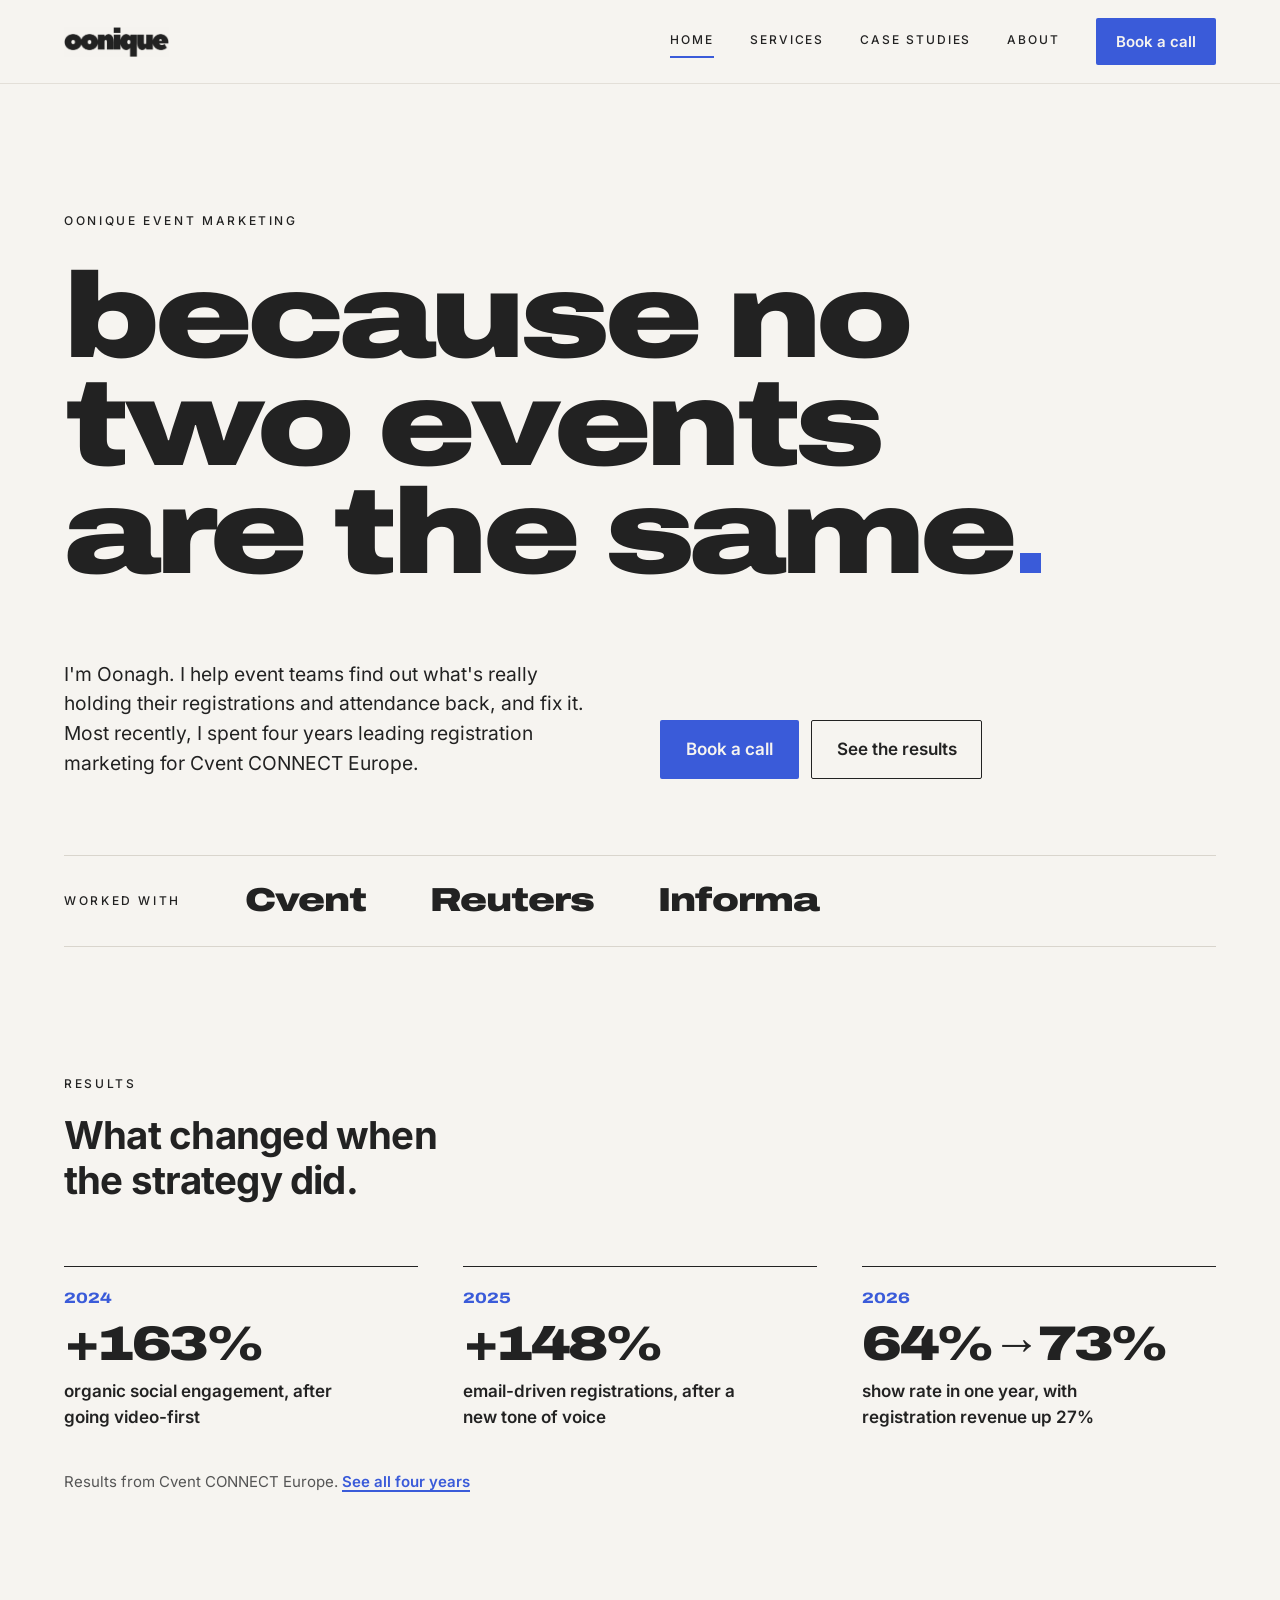
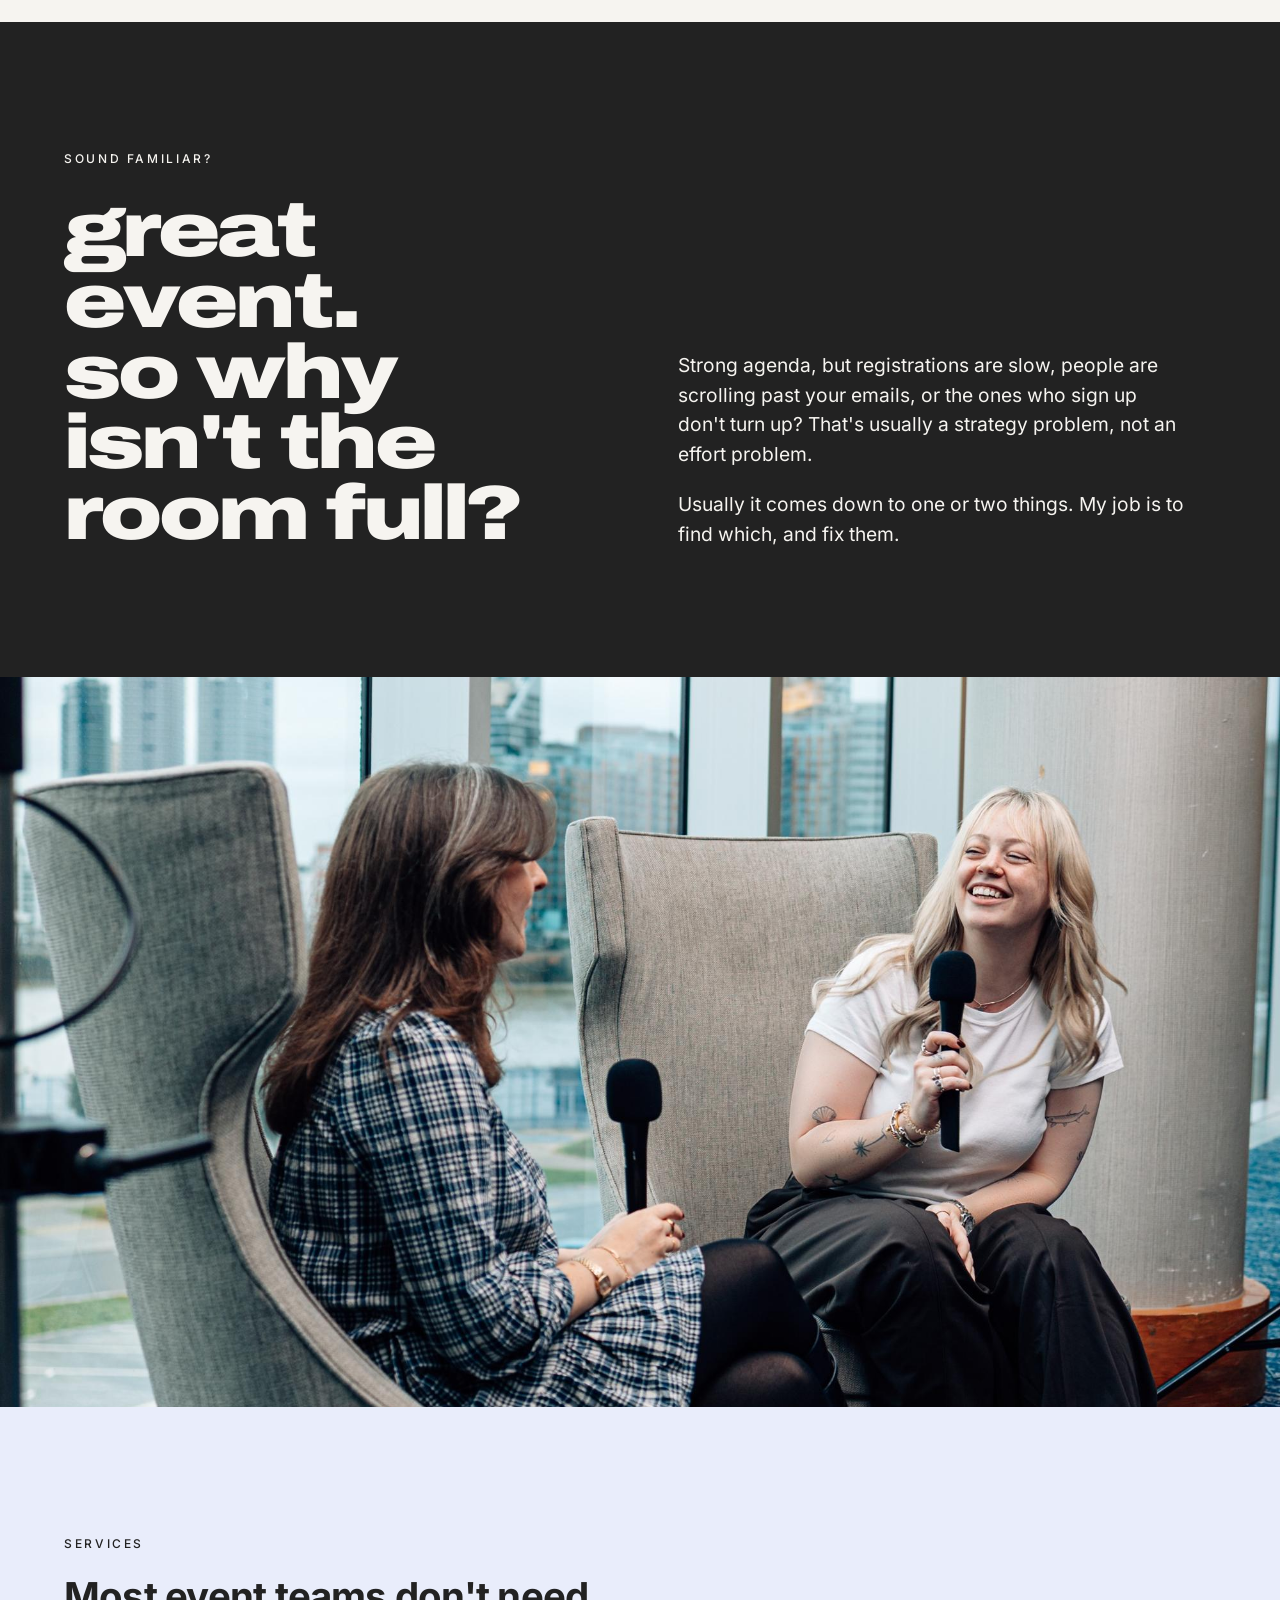
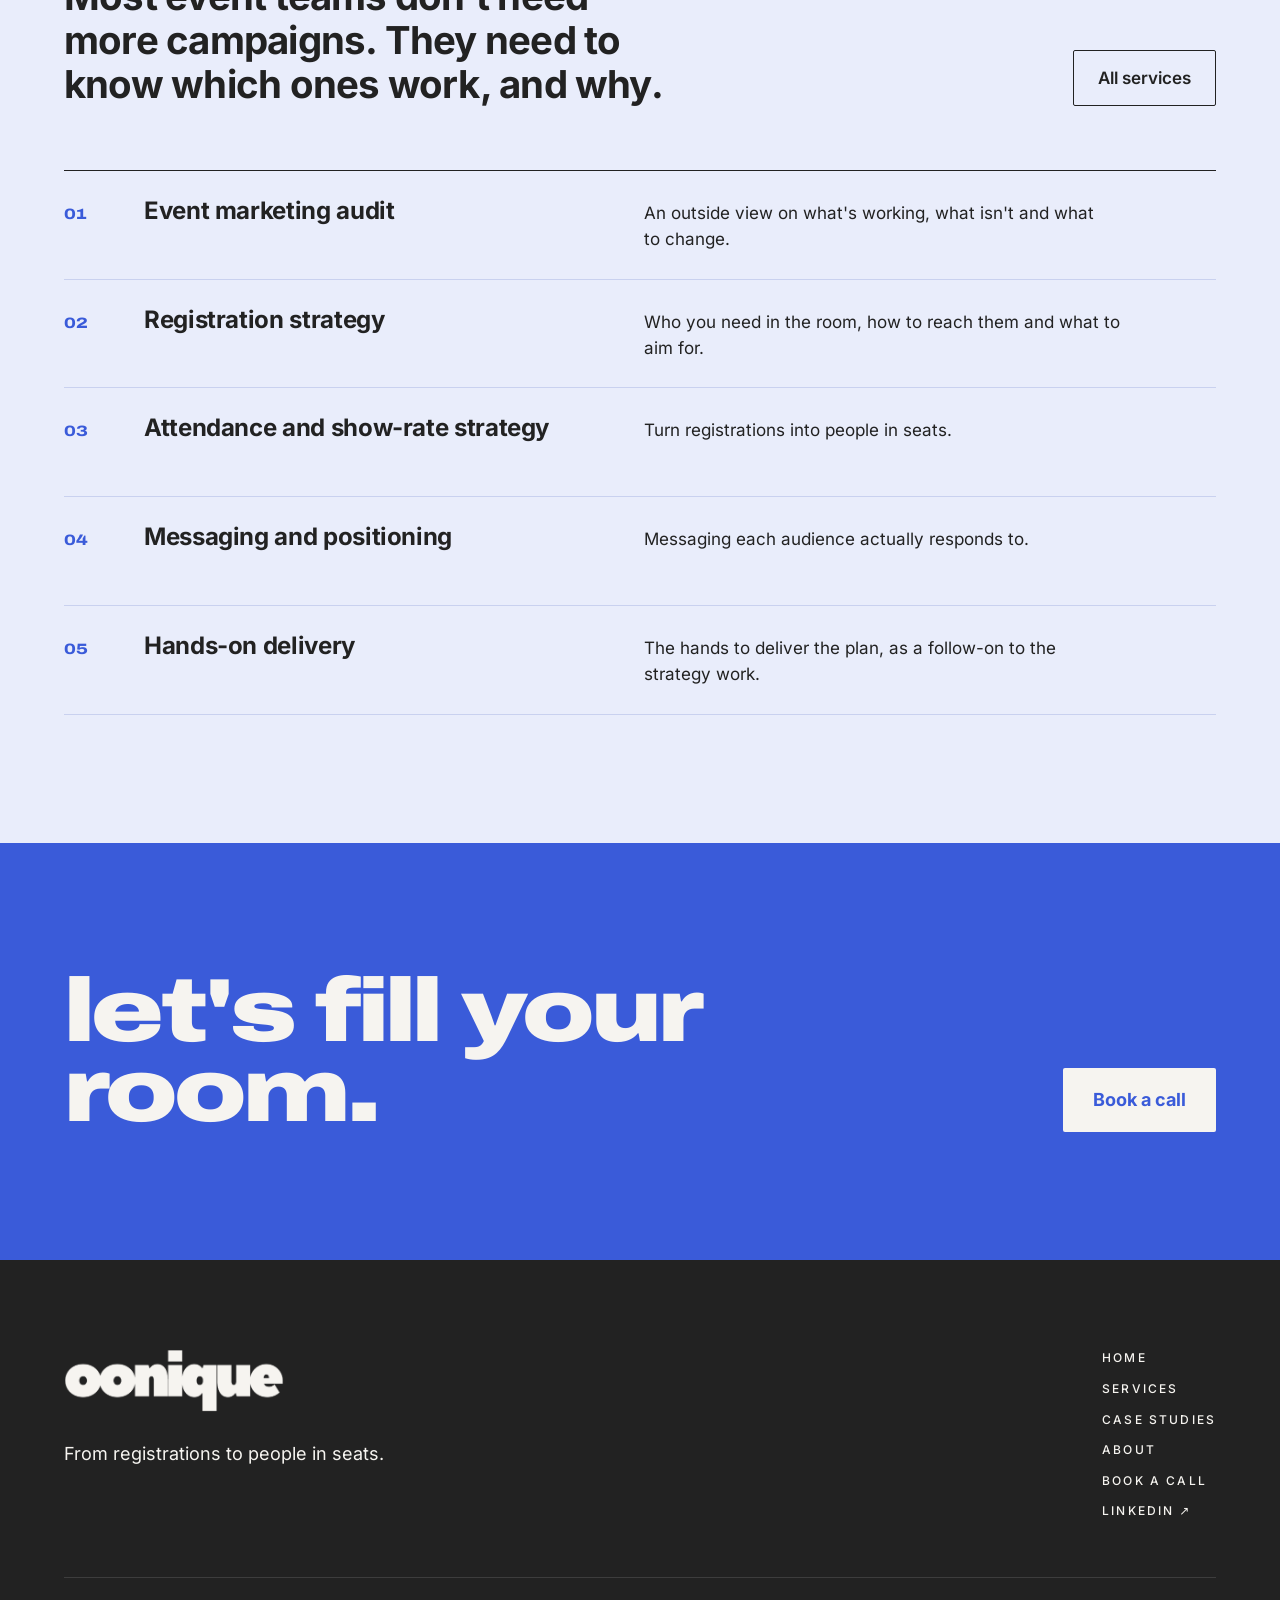
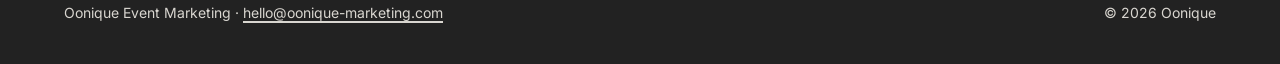
<file: index.html>
<!DOCTYPE html>
<html lang="en-GB">
<head>
<meta charset="utf-8">
<meta name="viewport" content="width=device-width, initial-scale=1">
<title>Oonique Event Marketing | Event registration and attendance strategy</title>
<meta name="description" content="Event marketing strategy from Oonagh Hughes, who led registration marketing for Cvent CONNECT Europe. Find out what is holding your registrations and attendance back, and fix it.">
<link rel="canonical" href="https://oonique-marketing.com/">
<meta name="author" content="Oonagh Hughes">
<meta name="robots" content="index, follow, max-image-preview:large">
<meta property="og:type" content="website">
<meta property="og:site_name" content="Oonique Event Marketing">
<meta property="og:title" content="Oonique Event Marketing | Event registration and attendance strategy">
<meta property="og:description" content="Event marketing strategy from Oonagh Hughes, who led registration marketing for Cvent CONNECT Europe. Find out what is holding your registrations and attendance back, and fix it.">
<meta property="og:url" content="https://oonique-marketing.com/">
<meta property="og:image" content="https://oonique-marketing.com/assets/og-image.jpg">
<meta property="og:image:width" content="1200">
<meta property="og:image:height" content="630">
<meta property="og:locale" content="en_GB">
<meta name="twitter:card" content="summary_large_image">
<meta name="twitter:title" content="Oonique Event Marketing | Event registration and attendance strategy">
<meta name="twitter:description" content="Event marketing strategy from Oonagh Hughes, who led registration marketing for Cvent CONNECT Europe. Find out what is holding your registrations and attendance back, and fix it.">
<meta name="twitter:image" content="https://oonique-marketing.com/assets/og-image.jpg">
<meta name="theme-color" content="#f6f4f0">
<link rel="icon" type="image/svg+xml" href="/favicon.svg">
<link rel="apple-touch-icon" href="/assets/apple-touch-icon.png">
<link rel="preload" href="/assets/fonts/archivo-latin.woff2" as="font" type="font/woff2" crossorigin>
<link rel="preload" href="/assets/fonts/inter-latin.woff2" as="font" type="font/woff2" crossorigin>
<link rel="stylesheet" href="/styles.css">
<script type="application/ld+json">
{
 "@context": "https://schema.org",
 "@graph": [
  {
   "@type": "WebSite",
   "@id": "https://oonique-marketing.com/#website",
   "url": "https://oonique-marketing.com/",
   "name": "Oonique Event Marketing",
   "publisher": {
    "@id": "https://oonique-marketing.com/#business"
   },
   "inLanguage": "en-GB"
  },
  {
   "@type": "ProfessionalService",
   "@id": "https://oonique-marketing.com/#business",
   "name": "Oonique Event Marketing",
   "alternateName": "Oonique",
   "url": "https://oonique-marketing.com/",
   "logo": "https://oonique-marketing.com/assets/logo-square.png",
   "image": "https://oonique-marketing.com/assets/og-image.jpg",
   "email": "hello@oonique-marketing.com",
   "founder": {
    "@id": "https://oonique-marketing.com/#oonagh"
   },
   "slogan": "From registrations to people in seats.",
   "description": "Event marketing consultancy that helps event teams find out what is holding their registrations and attendance back, and fix it.",
   "sameAs": [
    "https://www.linkedin.com/in/oonagh-hughes/"
   ],
   "hasOfferCatalog": {
    "@type": "OfferCatalog",
    "name": "Event marketing services",
    "itemListElement": [
     {
      "@type": "Offer",
      "itemOffered": {
       "@type": "Service",
       "name": "Event marketing audit",
       "description": "I review your messaging, channels, data and results, then give you clear recommendations. The quickest way to know where to focus.",
       "provider": {
        "@id": "https://oonique-marketing.com/#business"
       }
      }
     },
     {
      "@type": "Offer",
      "itemOffered": {
       "@type": "Service",
       "name": "Registration strategy",
       "description": "A plan built around who you need in the room: the segments, the campaign phases, the right channel mix and targets your team can work to.",
       "provider": {
        "@id": "https://oonique-marketing.com/#business"
       }
      }
     },
     {
      "@type": "Offer",
      "itemOffered": {
       "@type": "Service",
       "name": "Attendance and show-rate strategy",
       "description": "A full list means little if the room is half empty. I look at complimentary pass policy, ticketing and pricing to reduce no-shows.",
       "provider": {
        "@id": "https://oonique-marketing.com/#business"
       }
      }
     },
     {
      "@type": "Offer",
      "itemOffered": {
       "@type": "Service",
       "name": "Messaging and positioning",
       "description": "One message for everyone usually lands with no one. I help you say why your event matters to each group you need there, in their words.",
       "provider": {
        "@id": "https://oonique-marketing.com/#business"
       }
      }
     },
     {
      "@type": "Offer",
      "itemOffered": {
       "@type": "Service",
       "name": "Hands-on delivery",
       "description": "Once the strategy is set, I can run the campaigns directly, alongside your team or on its behalf.",
       "provider": {
        "@id": "https://oonique-marketing.com/#business"
       }
      }
     }
    ]
   }
  },
  {
   "@type": "Person",
   "@id": "https://oonique-marketing.com/#oonagh",
   "name": "Oonagh Hughes",
   "jobTitle": "Event marketing consultant",
   "worksFor": {
    "@id": "https://oonique-marketing.com/#business"
   },
   "url": "https://oonique-marketing.com/about",
   "image": "https://oonique-marketing.com/assets/oonagh-hughes.jpg",
   "sameAs": [
    "https://www.linkedin.com/in/oonagh-hughes/"
   ],
   "knowsAbout": [
    "Event marketing",
    "Event registration strategy",
    "Event attendance and show rates",
    "Complimentary pass policy",
    "Audience segmentation",
    "Email marketing for events",
    "Event messaging and positioning",
    "B2B conference marketing",
    "AI workflows and agents for event marketing",
    "Event video scripting and production"
   ],
   "hasCredential": [
    {
     "@type": "EducationalOccupationalCredential",
     "name": "Event Led Growth certification",
     "dateCreated": "2026"
    },
    {
     "@type": "EducationalOccupationalCredential",
     "name": "TQUK Level 2 Certificate in Event Planning",
     "credentialCategory": "certificate",
     "recognizedBy": {
      "@type": "Organization",
      "name": "TQUK"
     }
    }
   ]
  },
  {
   "@type": "WebPage",
   "@id": "https://oonique-marketing.com/#webpage",
   "url": "https://oonique-marketing.com/",
   "name": "Home",
   "isPartOf": {
    "@id": "https://oonique-marketing.com/#website"
   },
   "about": {
    "@id": "https://oonique-marketing.com/#business"
   },
   "inLanguage": "en-GB"
  }
 ]
}
</script>
<style>
.splash{position:fixed;inset:0;z-index:1000;background:#f6f4f0;display:flex;align-items:center;justify-content:center;pointer-events:none;animation:splash-out .45s ease .75s forwards}
.splash svg{width:min(34vw,260px);height:auto;animation:splash-pop .75s cubic-bezier(.2,.8,.2,1) both}
@keyframes splash-pop{from{transform:scale(.6);opacity:0}to{transform:scale(1);opacity:1}}
@keyframes splash-out{to{opacity:0;visibility:hidden}}
.seen .splash{display:none}
@media (prefers-reduced-motion:reduce){.splash{animation-duration:.2s;animation-delay:.2s}.splash svg{animation:none}}
</style>
<script>try{if(localStorage.getItem('oonique-seen'))document.documentElement.classList.add('seen');else localStorage.setItem('oonique-seen','1')}catch(e){}</script>
</head>
<body>
<div class="splash" aria-hidden="true"><svg viewBox="0 0 440 400" xmlns="http://www.w3.org/2000/svg"><ellipse cx="220" cy="200" rx="220" ry="200" fill="#222222"/><ellipse cx="220" cy="200" rx="62" ry="68" fill="#f6f4f0"/></svg></div>
<a class="skip" href="#main">Skip to content</a>
<div style="min-height:100vh">
  <header class="site-header">
    <div class="wrap">
      <a href="/" aria-label="Oonique home" style="display:flex">
        <img src="/assets/logo-dark.png" alt="Oonique Event Marketing" width="105" height="30" style="height:30px;width:auto;display:block">
      </a>
      <nav aria-label="Main">
        <a class="nav-link" href="/" aria-current="page">Home</a>
        <a class="nav-link" href="/services">Services</a>
        <a class="nav-link" href="/case-studies">Case studies</a>
        <a class="nav-link" href="/about">About</a>
        <a class="btn btn-primary nav-cta" href="/contact">Book a call</a>
      </nav>
    </div>
  </header>

  <main id="main">
    <section class="wrap" style="padding-top:clamp(64px,10vw,140px);padding-bottom:clamp(48px,6vw,80px)">
      <p class="eyebrow" style="margin:0 0 32px">Oonique event marketing</p>
      <h1 class="display" style="margin:0;font-size:clamp(52px,9.4vw,152px);text-wrap:balance;max-width:12ch">because no two events are the same<span class="dot"></span></h1>
      <div style="display:grid;grid-template-columns:repeat(auto-fit,minmax(min(100%,340px),1fr));gap:40px;margin-top:clamp(40px,6vw,72px);align-items:end">
        <p style="margin:0;font-size:clamp(18px,1.5vw,20px);max-width:44ch;text-wrap:pretty">I'm Oonagh. I help event teams find out what's really holding their registrations and attendance back, and fix it. Most recently, I spent four years leading registration marketing for Cvent CONNECT Europe.</p>
        <div style="display:flex;gap:12px;flex-wrap:wrap">
          <a class="btn btn-primary" href="/contact">Book a call</a>
          <a class="btn btn-outline" href="/case-studies">See the results</a>
        </div>
      </div>
    </section>

    <section class="wrap" aria-label="Clients">
      <div style="border-top:1px solid #d9d5cd;border-bottom:1px solid #d9d5cd;padding:28px 0;display:flex;align-items:center;gap:clamp(24px,5vw,72px);flex-wrap:wrap">
        <span class="eyebrow">Worked with</span>
        <span style="font-family:Archivo,sans-serif;font-weight:900;font-stretch:125%;font-size:clamp(24px,2.6vw,34px);letter-spacing:-0.03em;line-height:1">Cvent</span>
        <span style="font-family:Archivo,sans-serif;font-weight:900;font-stretch:125%;font-size:clamp(24px,2.6vw,34px);letter-spacing:-0.03em;line-height:1">Reuters</span>
        <span style="font-family:Archivo,sans-serif;font-weight:900;font-stretch:125%;font-size:clamp(24px,2.6vw,34px);letter-spacing:-0.03em;line-height:1">Informa</span>
      </div>
    </section>

    <section class="wrap" style="padding-top:clamp(72px,10vw,140px);padding-bottom:clamp(72px,10vw,140px)">
      <div style="display:flex;justify-content:space-between;align-items:end;gap:32px;flex-wrap:wrap;margin-bottom:clamp(40px,5vw,64px)">
        <div style="max-width:640px">
          <p class="eyebrow" style="margin:0 0 20px">Results</p>
          <h2 style="margin:0;font-size:clamp(28px,3vw,40px);line-height:1.15;font-weight:700;letter-spacing:-0.02em;text-wrap:balance">What changed when the strategy did.</h2>
        </div>
      </div>
      <div style="display:grid;grid-template-columns:repeat(auto-fit,minmax(min(100%,260px),1fr));gap:clamp(28px,3.5vw,48px)">
          <div style="display:flex;flex-direction:column;gap:12px;border-top:1.5px solid #222222;padding-top:20px">
            <span style="font-family:Archivo,sans-serif;font-weight:800;font-stretch:125%;color:#3a5bd9;font-size:15px">2024</span>
            <p style="margin:0;font-family:Archivo,sans-serif;font-weight:900;font-stretch:125%;font-size:clamp(40px,3.8vw,56px);line-height:0.9;letter-spacing:-0.045em;white-space:nowrap">+163%</p>
            <p style="margin:0;font-weight:600;max-width:26ch;text-wrap:pretty">organic social engagement, after going video-first</p>
          </div>
          <div style="display:flex;flex-direction:column;gap:12px;border-top:1.5px solid #222222;padding-top:20px">
            <span style="font-family:Archivo,sans-serif;font-weight:800;font-stretch:125%;color:#3a5bd9;font-size:15px">2025</span>
            <p style="margin:0;font-family:Archivo,sans-serif;font-weight:900;font-stretch:125%;font-size:clamp(40px,3.8vw,56px);line-height:0.9;letter-spacing:-0.045em;white-space:nowrap">+148%</p>
            <p style="margin:0;font-weight:600;max-width:26ch;text-wrap:pretty">email-driven registrations, after a new tone of voice</p>
          </div>
          <div style="display:flex;flex-direction:column;gap:12px;border-top:1.5px solid #222222;padding-top:20px">
            <span style="font-family:Archivo,sans-serif;font-weight:800;font-stretch:125%;color:#3a5bd9;font-size:15px">2026</span>
            <p style="margin:0;font-family:Archivo,sans-serif;font-weight:900;font-stretch:125%;font-size:clamp(40px,3.8vw,56px);line-height:0.9;letter-spacing:-0.045em;white-space:nowrap">64%→73%</p>
            <p style="margin:0;font-weight:600;max-width:26ch;text-wrap:pretty">show rate in one year, with registration revenue up 27%</p>
          </div>
      </div>
      <p style="margin:clamp(28px,3.5vw,40px) 0 0;font-size:15px;color:#555">Results from Cvent CONNECT Europe. <a href="/case-studies#year-by-year" style="font-weight:600">See all four years</a></p>
    </section>

    <section style="background:#222222;color:#f6f4f0">
      <div class="wrap" style="padding-top:clamp(72px,10vw,140px);padding-bottom:clamp(72px,10vw,140px);display:grid;grid-template-columns:repeat(auto-fit,minmax(min(100%,420px),1fr));gap:clamp(40px,6vw,96px);align-items:end">
        <div>
          <p class="eyebrow" style="margin:0 0 28px">Sound familiar?</p>
          <h2 style="margin:0;font-family:Archivo,sans-serif;font-weight:900;font-stretch:125%;font-size:clamp(40px,6vw,92px);line-height:0.92;letter-spacing:-0.04em;text-wrap:balance">great event. so why isn't the room full?</h2>
        </div>
        <div style="display:flex;flex-direction:column;gap:20px;max-width:44ch;font-size:clamp(18px,1.5vw,20px)">
          <p style="margin:0;text-wrap:pretty">Strong agenda, but registrations are slow, people are scrolling past your emails, or the ones who sign up don't turn up? That's usually a strategy problem, not an effort problem.</p>
          <p style="margin:0;text-wrap:pretty">Usually it comes down to one or two things. My job is to find which, and fix them.</p>
        </div>
      </div>
    </section>

    <figure style="margin:0;line-height:0">
      <img src="/assets/event-interview.jpg" alt="Oonagh Hughes, right, with long blonde hair, a fringe and small tattoos on her arms, laughing as she is interviewed on camera at an event, with filming kit and a city skyline through the windows behind" width="2000" height="1423" loading="lazy" style="width:100%;height:clamp(240px,57vw,780px);object-fit:cover;object-position:center 40%;display:block">
    </figure>

    <section style="background:#e9edfb">
      <div class="wrap" style="padding-top:clamp(72px,10vw,140px);padding-bottom:clamp(72px,10vw,140px)">
        <div style="display:flex;justify-content:space-between;align-items:end;gap:32px;flex-wrap:wrap;margin-bottom:clamp(40px,5vw,64px)">
          <div style="max-width:680px">
            <p class="eyebrow" style="margin:0 0 20px">Services</p>
            <h2 style="margin:0;font-size:clamp(28px,3vw,40px);line-height:1.15;font-weight:700;letter-spacing:-0.02em;text-wrap:balance">Most event teams don't need more campaigns. They need to know which ones work, and why.</h2>
          </div>
          <a class="btn btn-outline" href="/services" style="padding:14px 24px">All services</a>
        </div>
        <div style="border-top:1.5px solid #222222">
            <div style="display:grid;grid-template-columns:56px minmax(0,1fr) minmax(0,1.2fr);gap:24px;padding:26px 0;border-bottom:1px solid #c9d1ef;align-items:baseline">
              <span style="font-family:Archivo,sans-serif;font-weight:800;font-stretch:125%;color:#3a5bd9;font-size:15px">01</span>
              <h3 style="margin:0;font-size:clamp(19px,1.9vw,24px);font-weight:700;letter-spacing:-0.015em;line-height:1.2">Event marketing audit</h3>
              <p style="margin:0;max-width:46ch;text-wrap:pretty;min-height:3.1em">An outside view on what&#x27;s working, what isn&#x27;t and what to change.</p>
            </div>
            <div style="display:grid;grid-template-columns:56px minmax(0,1fr) minmax(0,1.2fr);gap:24px;padding:26px 0;border-bottom:1px solid #c9d1ef;align-items:baseline">
              <span style="font-family:Archivo,sans-serif;font-weight:800;font-stretch:125%;color:#3a5bd9;font-size:15px">02</span>
              <h3 style="margin:0;font-size:clamp(19px,1.9vw,24px);font-weight:700;letter-spacing:-0.015em;line-height:1.2">Registration strategy</h3>
              <p style="margin:0;max-width:46ch;text-wrap:pretty;min-height:3.1em">Who you need in the room, how to reach them and what to aim for.</p>
            </div>
            <div style="display:grid;grid-template-columns:56px minmax(0,1fr) minmax(0,1.2fr);gap:24px;padding:26px 0;border-bottom:1px solid #c9d1ef;align-items:baseline">
              <span style="font-family:Archivo,sans-serif;font-weight:800;font-stretch:125%;color:#3a5bd9;font-size:15px">03</span>
              <h3 style="margin:0;font-size:clamp(19px,1.9vw,24px);font-weight:700;letter-spacing:-0.015em;line-height:1.2">Attendance and show-rate strategy</h3>
              <p style="margin:0;max-width:46ch;text-wrap:pretty;min-height:3.1em">Turn registrations into people in seats.</p>
            </div>
            <div style="display:grid;grid-template-columns:56px minmax(0,1fr) minmax(0,1.2fr);gap:24px;padding:26px 0;border-bottom:1px solid #c9d1ef;align-items:baseline">
              <span style="font-family:Archivo,sans-serif;font-weight:800;font-stretch:125%;color:#3a5bd9;font-size:15px">04</span>
              <h3 style="margin:0;font-size:clamp(19px,1.9vw,24px);font-weight:700;letter-spacing:-0.015em;line-height:1.2">Messaging and positioning</h3>
              <p style="margin:0;max-width:46ch;text-wrap:pretty;min-height:3.1em">Messaging each audience actually responds to.</p>
            </div>
            <div style="display:grid;grid-template-columns:56px minmax(0,1fr) minmax(0,1.2fr);gap:24px;padding:26px 0;border-bottom:1px solid #c9d1ef;align-items:baseline">
              <span style="font-family:Archivo,sans-serif;font-weight:800;font-stretch:125%;color:#3a5bd9;font-size:15px">05</span>
              <h3 style="margin:0;font-size:clamp(19px,1.9vw,24px);font-weight:700;letter-spacing:-0.015em;line-height:1.2">Hands-on delivery</h3>
              <p style="margin:0;max-width:46ch;text-wrap:pretty;min-height:3.1em">The hands to deliver the plan, as a follow-on to the strategy work.</p>
            </div>
        </div>
      </div>
    </section>
  </main>

  <section style="background:#3a5bd9;color:#f6f4f0">
    <div class="wrap" style="padding-top:clamp(72px,10vw,140px);padding-bottom:clamp(72px,10vw,140px);display:flex;justify-content:space-between;align-items:end;gap:40px;flex-wrap:wrap">
      <h2 class="display" style="margin:0;font-size:clamp(44px,7vw,112px);max-width:10ch">let's fill your room.</h2>
      <a class="btn btn-light" href="/contact">Book a call</a>
    </div>
  </section>

  <footer class="site-footer">
    <div class="wrap">
      <div style="display:flex;justify-content:space-between;gap:40px;flex-wrap:wrap;align-items:start">
        <div style="display:flex;flex-direction:column;gap:28px;max-width:420px">
          <img src="/assets/logo-light.png" alt="Oonique Event Marketing" width="220" height="63" style="width:220px;height:auto;display:block">
          <p style="margin:0;font-size:18px">From registrations to people in seats.</p>
        </div>
        <nav aria-label="Footer" style="display:flex;flex-direction:column;gap:12px">
          <a class="foot-link" href="/">Home</a>
          <a class="foot-link" href="/services">Services</a>
          <a class="foot-link" href="/case-studies">Case studies</a>
          <a class="foot-link" href="/about">About</a>
          <a class="foot-link" href="/contact">Book a call</a>
          <a class="foot-link" href="https://www.linkedin.com/in/oonagh-hughes/" target="_blank" rel="noopener me">LinkedIn ↗</a>
        </nav>
      </div>
      <div style="display:flex;justify-content:space-between;gap:16px;flex-wrap:wrap;border-top:1px solid #3d3d3d;padding-top:24px;font-size:14px;color:#d9d6d0">
        <span>Oonique Event Marketing · <a href="mailto:hello@oonique-marketing.com" style="color:#d9d6d0">hello@oonique-marketing.com</a></span>
        <span>© 2026 Oonique</span>
      </div>
    </div>
  </footer>
</div>
</body>
</html>
</file>
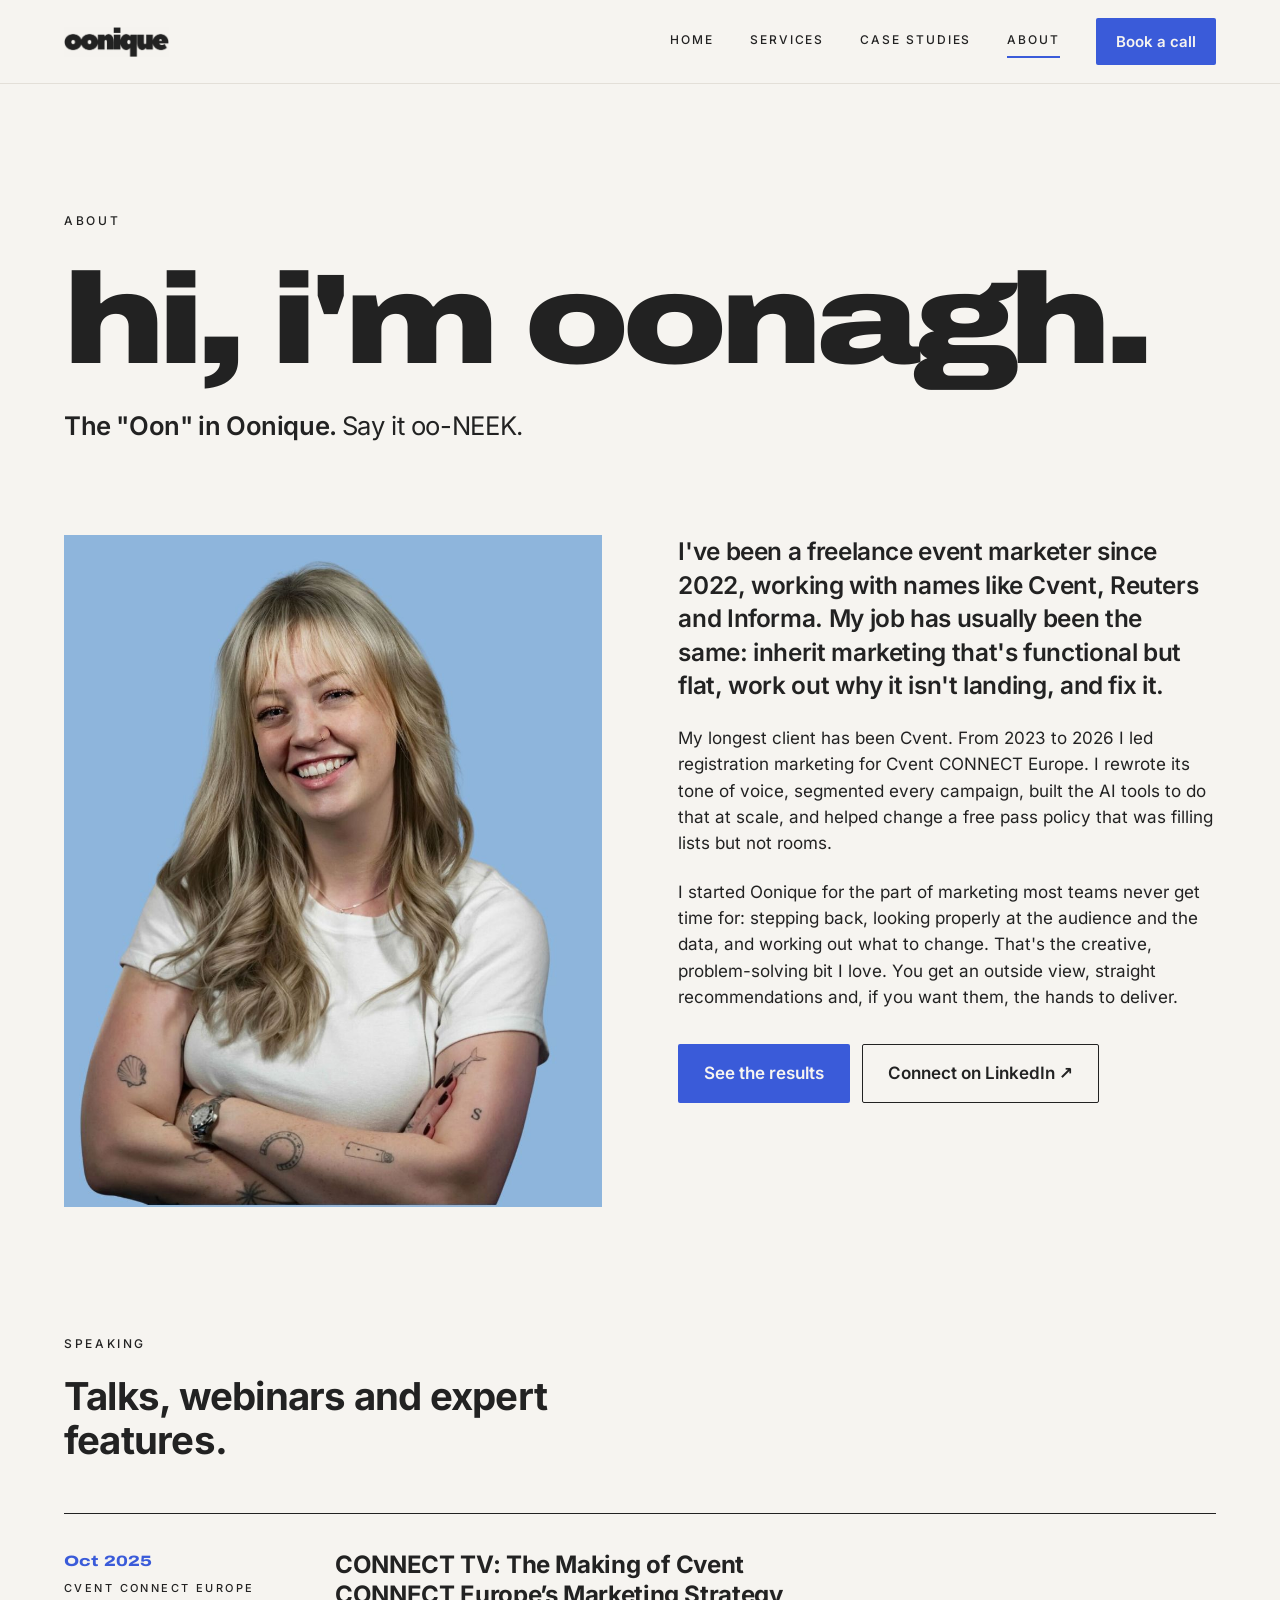
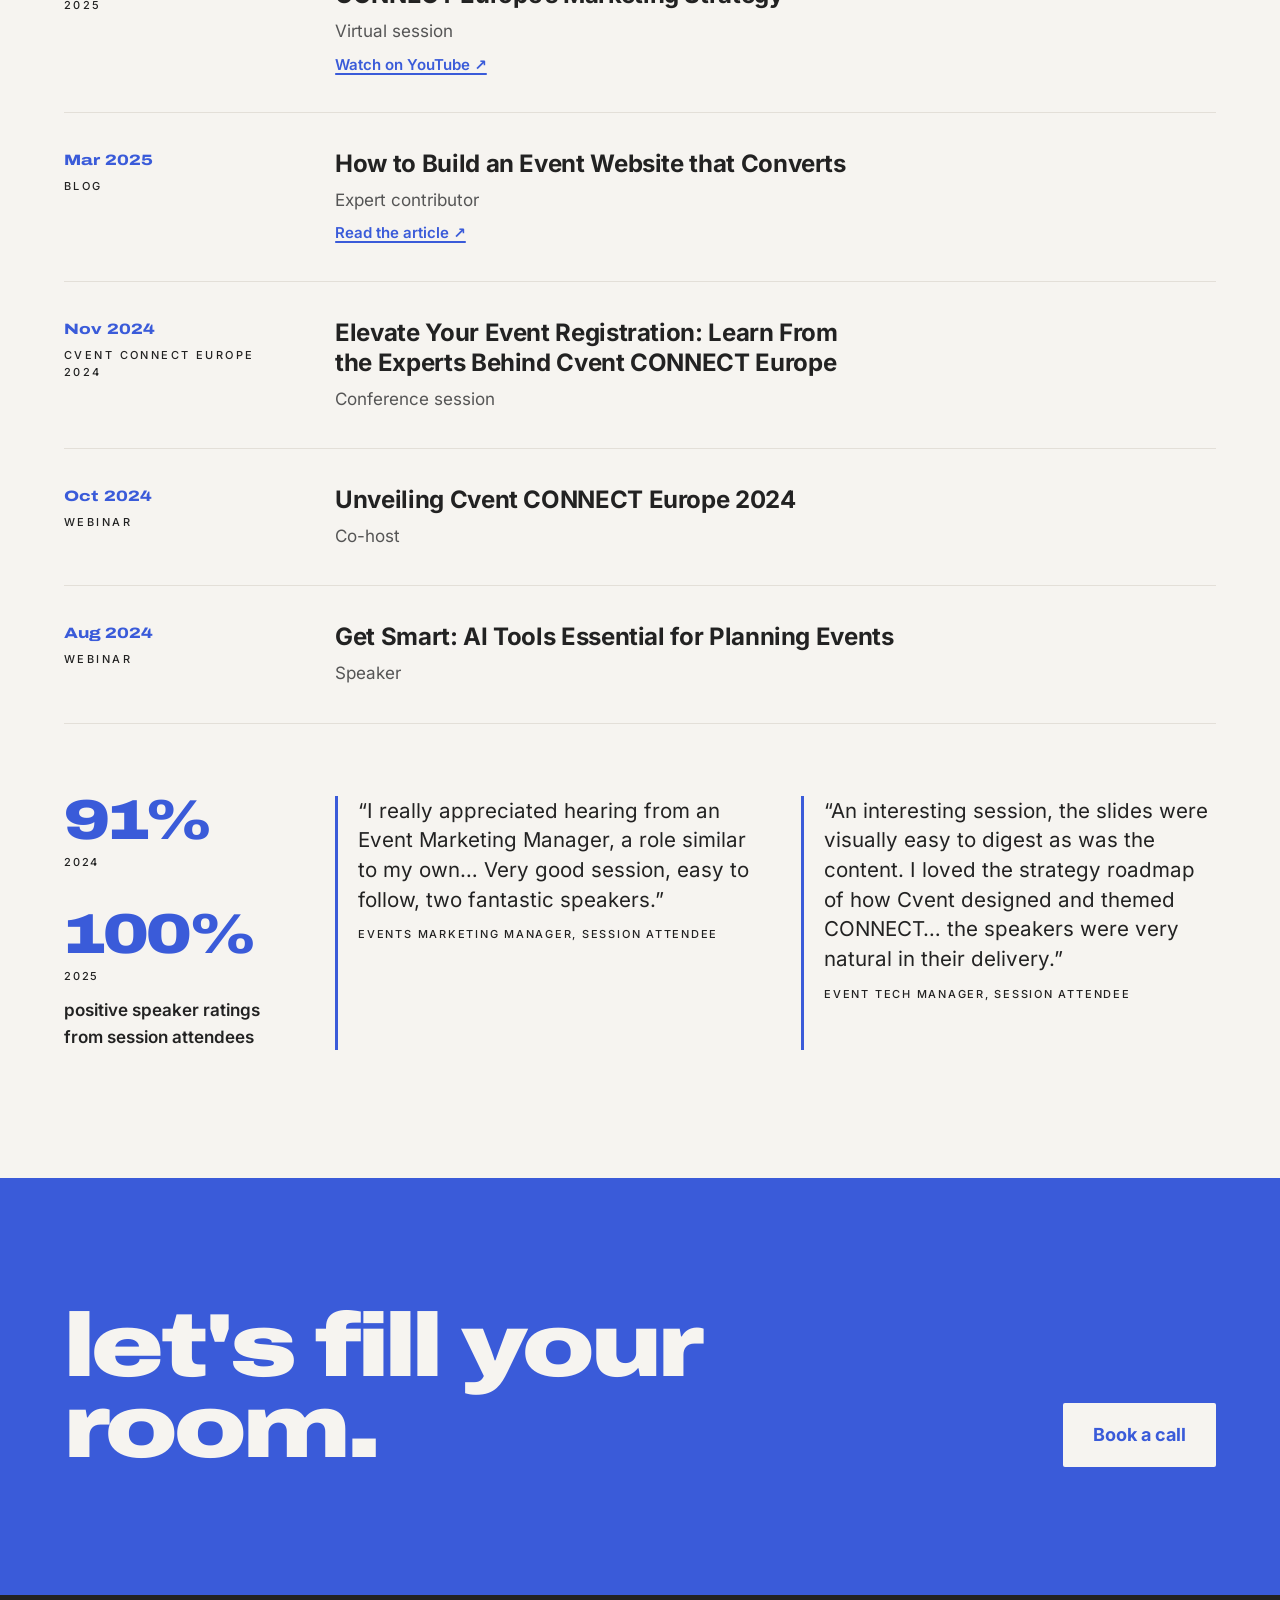
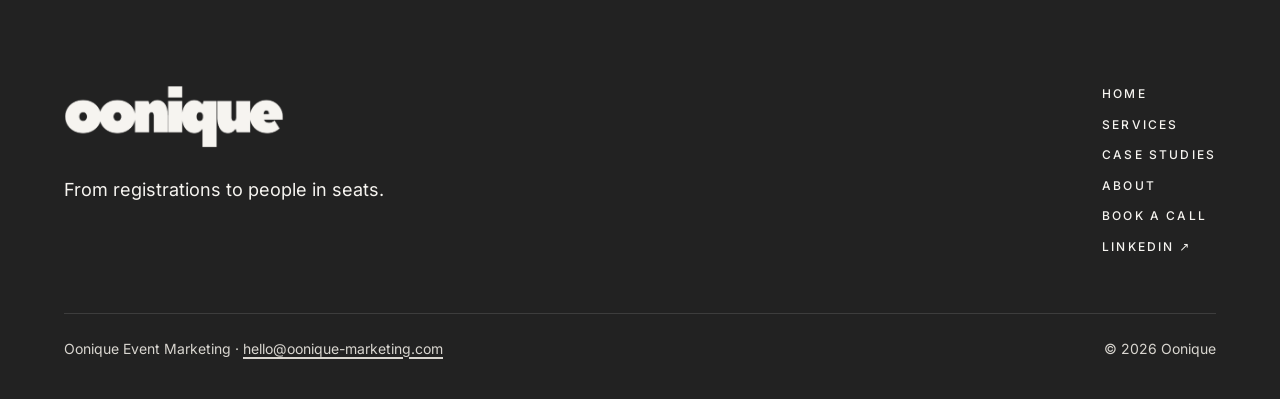
<file: about.html>
<!DOCTYPE html>
<html lang="en-GB">
<head>
<meta charset="utf-8">
<meta name="viewport" content="width=device-width, initial-scale=1">
<title>About Oonagh Hughes, event marketing consultant | Oonique</title>
<meta name="description" content="Oonagh Hughes is a freelance event marketer who led registration marketing for Cvent CONNECT Europe from 2023 to 2026, and speaks on event registration and marketing strategy.">
<link rel="canonical" href="https://oonique-marketing.com/about">
<meta name="author" content="Oonagh Hughes">
<meta name="robots" content="index, follow, max-image-preview:large">
<meta property="og:type" content="website">
<meta property="og:site_name" content="Oonique Event Marketing">
<meta property="og:title" content="About Oonagh Hughes, event marketing consultant | Oonique">
<meta property="og:description" content="Oonagh Hughes is a freelance event marketer who led registration marketing for Cvent CONNECT Europe from 2023 to 2026, and speaks on event registration and marketing strategy.">
<meta property="og:url" content="https://oonique-marketing.com/about">
<meta property="og:image" content="https://oonique-marketing.com/assets/og-image.jpg">
<meta property="og:image:width" content="1200">
<meta property="og:image:height" content="630">
<meta property="og:locale" content="en_GB">
<meta name="twitter:card" content="summary_large_image">
<meta name="twitter:title" content="About Oonagh Hughes, event marketing consultant | Oonique">
<meta name="twitter:description" content="Oonagh Hughes is a freelance event marketer who led registration marketing for Cvent CONNECT Europe from 2023 to 2026, and speaks on event registration and marketing strategy.">
<meta name="twitter:image" content="https://oonique-marketing.com/assets/og-image.jpg">
<meta name="theme-color" content="#f6f4f0">
<link rel="icon" type="image/svg+xml" href="/favicon.svg">
<link rel="apple-touch-icon" href="/assets/apple-touch-icon.png">
<link rel="preload" href="/assets/fonts/archivo-latin.woff2" as="font" type="font/woff2" crossorigin>
<link rel="preload" href="/assets/fonts/inter-latin.woff2" as="font" type="font/woff2" crossorigin>
<link rel="stylesheet" href="/styles.css">
<script type="application/ld+json">
{
 "@context": "https://schema.org",
 "@graph": [
  {
   "@type": "Person",
   "@id": "https://oonique-marketing.com/#oonagh",
   "name": "Oonagh Hughes",
   "jobTitle": "Event marketing consultant",
   "worksFor": {
    "@id": "https://oonique-marketing.com/#business"
   },
   "url": "https://oonique-marketing.com/about",
   "image": "https://oonique-marketing.com/assets/oonagh-hughes.jpg",
   "sameAs": [
    "https://www.linkedin.com/in/oonagh-hughes/"
   ],
   "knowsAbout": [
    "Event marketing",
    "Event registration strategy",
    "Event attendance and show rates",
    "Complimentary pass policy",
    "Audience segmentation",
    "Email marketing for events",
    "Event messaging and positioning",
    "B2B conference marketing",
    "AI workflows and agents for event marketing",
    "Event video scripting and production"
   ],
   "hasCredential": [
    {
     "@type": "EducationalOccupationalCredential",
     "name": "Event Led Growth certification",
     "dateCreated": "2026"
    },
    {
     "@type": "EducationalOccupationalCredential",
     "name": "TQUK Level 2 Certificate in Event Planning",
     "credentialCategory": "certificate",
     "recognizedBy": {
      "@type": "Organization",
      "name": "TQUK"
     }
    }
   ],
   "subjectOf": [
    {
     "@type": "CreativeWork",
     "name": "CONNECT TV: The Making of Cvent CONNECT Europe’s Marketing Strategy",
     "datePublished": "2025-10",
     "url": "https://www.youtube.com/watch?v=ZUYRjPr1NJo"
    },
    {
     "@type": "CreativeWork",
     "name": "How to Build an Event Website that Converts",
     "datePublished": "2025-03",
     "url": "https://www.cvent.com/en/blog/events/high-converting-event-websites-guide"
    },
    {
     "@type": "CreativeWork",
     "name": "Elevate Your Event Registration: Learn From the Experts Behind Cvent CONNECT Europe",
     "datePublished": "2024-11"
    },
    {
     "@type": "CreativeWork",
     "name": "Unveiling Cvent CONNECT Europe 2024",
     "datePublished": "2024-10"
    },
    {
     "@type": "CreativeWork",
     "name": "Get Smart: AI Tools Essential for Planning Events",
     "datePublished": "2024-08"
    }
   ]
  },
  {
   "@type": "ProfilePage",
   "@id": "https://oonique-marketing.com/about#webpage",
   "url": "https://oonique-marketing.com/about",
   "name": "About Oonagh Hughes",
   "isPartOf": {
    "@id": "https://oonique-marketing.com/#website"
   },
   "about": {
    "@id": "https://oonique-marketing.com/#business"
   },
   "inLanguage": "en-GB",
   "mainEntity": {
    "@id": "https://oonique-marketing.com/#oonagh"
   }
  }
 ]
}
</script>
<style>
.splash{position:fixed;inset:0;z-index:1000;background:#f6f4f0;display:flex;align-items:center;justify-content:center;pointer-events:none;animation:splash-out .45s ease .75s forwards}
.splash svg{width:min(34vw,260px);height:auto;animation:splash-pop .75s cubic-bezier(.2,.8,.2,1) both}
@keyframes splash-pop{from{transform:scale(.6);opacity:0}to{transform:scale(1);opacity:1}}
@keyframes splash-out{to{opacity:0;visibility:hidden}}
.seen .splash{display:none}
@media (prefers-reduced-motion:reduce){.splash{animation-duration:.2s;animation-delay:.2s}.splash svg{animation:none}}
</style>
<script>try{if(localStorage.getItem('oonique-seen'))document.documentElement.classList.add('seen');else localStorage.setItem('oonique-seen','1')}catch(e){}</script>
</head>
<body>
<div class="splash" aria-hidden="true"><svg viewBox="0 0 440 400" xmlns="http://www.w3.org/2000/svg"><ellipse cx="220" cy="200" rx="220" ry="200" fill="#222222"/><ellipse cx="220" cy="200" rx="62" ry="68" fill="#f6f4f0"/></svg></div>
<a class="skip" href="#main">Skip to content</a>
<div style="min-height:100vh">
  <header class="site-header">
    <div class="wrap">
      <a href="/" aria-label="Oonique home" style="display:flex">
        <img src="/assets/logo-dark.png" alt="Oonique Event Marketing" width="105" height="30" style="height:30px;width:auto;display:block">
      </a>
      <nav aria-label="Main">
        <a class="nav-link" href="/">Home</a>
        <a class="nav-link" href="/services">Services</a>
        <a class="nav-link" href="/case-studies">Case studies</a>
        <a class="nav-link" href="/about" aria-current="page">About</a>
        <a class="btn btn-primary nav-cta" href="/contact">Book a call</a>
      </nav>
    </div>
  </header>

  <main id="main">
    <section class="wrap" style="padding-top:clamp(64px,10vw,140px);padding-bottom:clamp(56px,7vw,96px)">
      <p class="eyebrow" style="margin:0 0 32px">About</p>
      <h1 class="display" style="margin:0;font-size:clamp(56px,10vw,160px)">hi, i'm oonagh.</h1>
      <p style="margin:28px 0 0;font-size:clamp(20px,2vw,28px);font-weight:600;letter-spacing:-0.015em">The "Oon" in Oonique. <span style="font-weight:400">Say it oo-NEEK.</span></p>
    </section>
    <section class="wrap" style="padding-bottom:clamp(72px,10vw,140px);display:grid;grid-template-columns:repeat(auto-fit,minmax(min(100%,380px),1fr));gap:clamp(40px,6vw,96px);align-items:start">
      <img src="/assets/oonagh-hughes.jpg" alt="Portrait of Oonagh Hughes, founder of Oonique Event Marketing, with long wavy blonde hair and a fringe, smiling with her arms folded to show several small tattoos, wearing a white T-shirt against a pale blue background" width="1000" height="1241" style="width:100%;height:auto;aspect-ratio:4/5;object-fit:cover;object-position:center top;display:block">
      <div style="display:flex;flex-direction:column;gap:22px;max-width:58ch">
        <p style="margin:0;font-size:clamp(21px,1.9vw,26px);line-height:1.38;font-weight:600;letter-spacing:-0.015em;text-wrap:pretty">I've been a freelance event marketer since 2022, working with names like Cvent, Reuters and Informa. My job has usually been the same: inherit marketing that's functional but flat, work out why it isn't landing, and fix it.</p>
        <p style="margin:0;text-wrap:pretty">My longest client has been Cvent. From 2023 to 2026 I led registration marketing for Cvent CONNECT Europe. I rewrote its tone of voice, segmented every campaign, built the AI tools to do that at scale, and helped change a free pass policy that was filling lists but not rooms.</p>
        <p style="margin:0;text-wrap:pretty">I started Oonique for the part of marketing most teams never get time for: stepping back, looking properly at the audience and the data, and working out what to change. That's the creative, problem-solving bit I love. You get an outside view, straight recommendations and, if you want them, the hands to deliver.</p>
        <div style="margin-top:12px;display:flex;gap:12px;flex-wrap:wrap">
          <a class="btn btn-primary" href="/case-studies">See the results</a>
          <a class="btn btn-outline" href="https://www.linkedin.com/in/oonagh-hughes/" target="_blank" rel="noopener me">Connect on LinkedIn ↗</a>
        </div>
      </div>
    </section>
    <section class="wrap" style="padding-bottom:clamp(72px,10vw,140px)">
      <p class="eyebrow" style="margin:0 0 20px">Speaking</p>
      <h2 style="margin:0 0 clamp(32px,4vw,56px);font-size:clamp(28px,3vw,40px);line-height:1.15;font-weight:700;letter-spacing:-0.02em;max-width:22ch">Talks, webinars and expert features.</h2>
      <div style="border-top:1.5px solid #222222">
        <article style="display:flex;flex-wrap:wrap;gap:clamp(12px,4vw,56px);padding:clamp(24px,3vw,36px) 0;border-bottom:1px solid #e3dfd8">
          <div style="flex:0 0 220px;display:flex;flex-direction:column;gap:6px">
            <time datetime="2025-10" style="font-family:Archivo,sans-serif;font-weight:800;font-stretch:125%;color:#3a5bd9;font-size:15px">Oct 2025</time>
            <span class="eyebrow" style="font-size:11px">Cvent CONNECT Europe 2025</span>
          </div>
          <div style="flex:1 1 360px;min-width:0;display:flex;flex-direction:column;gap:8px;max-width:64ch">
            <h3 style="margin:0;font-size:clamp(19px,1.9vw,24px);font-weight:700;letter-spacing:-0.015em;line-height:1.25;text-wrap:balance">CONNECT TV: The Making of Cvent CONNECT Europe’s Marketing Strategy</h3>
            <p style="margin:0;color:#555">Virtual session</p>
            <a href="https://www.youtube.com/watch?v=ZUYRjPr1NJo" target="_blank" rel="noopener" style="align-self:flex-start;font-weight:600;font-size:15px">Watch on YouTube ↗</a>
          </div>
        </article>
        <article style="display:flex;flex-wrap:wrap;gap:clamp(12px,4vw,56px);padding:clamp(24px,3vw,36px) 0;border-bottom:1px solid #e3dfd8">
          <div style="flex:0 0 220px;display:flex;flex-direction:column;gap:6px">
            <time datetime="2025-03" style="font-family:Archivo,sans-serif;font-weight:800;font-stretch:125%;color:#3a5bd9;font-size:15px">Mar 2025</time>
            <span class="eyebrow" style="font-size:11px">Blog</span>
          </div>
          <div style="flex:1 1 360px;min-width:0;display:flex;flex-direction:column;gap:8px;max-width:64ch">
            <h3 style="margin:0;font-size:clamp(19px,1.9vw,24px);font-weight:700;letter-spacing:-0.015em;line-height:1.25;text-wrap:balance">How to Build an Event Website that Converts</h3>
            <p style="margin:0;color:#555">Expert contributor</p>
            <a href="https://www.cvent.com/en/blog/events/high-converting-event-websites-guide" target="_blank" rel="noopener" style="align-self:flex-start;font-weight:600;font-size:15px">Read the article ↗</a>
          </div>
        </article>
        <article style="display:flex;flex-wrap:wrap;gap:clamp(12px,4vw,56px);padding:clamp(24px,3vw,36px) 0;border-bottom:1px solid #e3dfd8">
          <div style="flex:0 0 220px;display:flex;flex-direction:column;gap:6px">
            <time datetime="2024-11" style="font-family:Archivo,sans-serif;font-weight:800;font-stretch:125%;color:#3a5bd9;font-size:15px">Nov 2024</time>
            <span class="eyebrow" style="font-size:11px">Cvent CONNECT Europe 2024</span>
          </div>
          <div style="flex:1 1 360px;min-width:0;display:flex;flex-direction:column;gap:8px;max-width:64ch">
            <h3 style="margin:0;font-size:clamp(19px,1.9vw,24px);font-weight:700;letter-spacing:-0.015em;line-height:1.25;text-wrap:balance">Elevate Your Event Registration: Learn From the Experts Behind Cvent CONNECT Europe</h3>
            <p style="margin:0;color:#555">Conference session</p>
          </div>
        </article>
        <article style="display:flex;flex-wrap:wrap;gap:clamp(12px,4vw,56px);padding:clamp(24px,3vw,36px) 0;border-bottom:1px solid #e3dfd8">
          <div style="flex:0 0 220px;display:flex;flex-direction:column;gap:6px">
            <time datetime="2024-10" style="font-family:Archivo,sans-serif;font-weight:800;font-stretch:125%;color:#3a5bd9;font-size:15px">Oct 2024</time>
            <span class="eyebrow" style="font-size:11px">Webinar</span>
          </div>
          <div style="flex:1 1 360px;min-width:0;display:flex;flex-direction:column;gap:8px;max-width:64ch">
            <h3 style="margin:0;font-size:clamp(19px,1.9vw,24px);font-weight:700;letter-spacing:-0.015em;line-height:1.25;text-wrap:balance">Unveiling Cvent CONNECT Europe 2024</h3>
            <p style="margin:0;color:#555">Co-host</p>
          </div>
        </article>
        <article style="display:flex;flex-wrap:wrap;gap:clamp(12px,4vw,56px);padding:clamp(24px,3vw,36px) 0;border-bottom:1px solid #e3dfd8">
          <div style="flex:0 0 220px;display:flex;flex-direction:column;gap:6px">
            <time datetime="2024-08" style="font-family:Archivo,sans-serif;font-weight:800;font-stretch:125%;color:#3a5bd9;font-size:15px">Aug 2024</time>
            <span class="eyebrow" style="font-size:11px">Webinar</span>
          </div>
          <div style="flex:1 1 360px;min-width:0;display:flex;flex-direction:column;gap:8px;max-width:64ch">
            <h3 style="margin:0;font-size:clamp(19px,1.9vw,24px);font-weight:700;letter-spacing:-0.015em;line-height:1.25;text-wrap:balance">Get Smart: AI Tools Essential for Planning Events</h3>
            <p style="margin:0;color:#555">Speaker</p>
          </div>
        </article>
      </div>
      <div style="margin-top:clamp(48px,6vw,72px);display:flex;flex-wrap:wrap;gap:clamp(28px,4vw,56px);align-items:stretch">
        <div style="flex:0 0 220px;display:flex;flex-direction:column;gap:12px">
          <div style="display:flex;gap:clamp(24px,3vw,40px);flex-wrap:wrap">
            <div style="display:flex;flex-direction:column;gap:8px"><span style="font-family:Archivo,sans-serif;font-weight:900;font-stretch:125%;font-size:clamp(44px,4.4vw,64px);line-height:0.9;letter-spacing:-0.04em;color:#3a5bd9">91%</span><span class="eyebrow" style="font-size:11px;letter-spacing:0.16em">2024</span></div>
            <div style="display:flex;flex-direction:column;gap:8px"><span style="font-family:Archivo,sans-serif;font-weight:900;font-stretch:125%;font-size:clamp(44px,4.4vw,64px);line-height:0.9;letter-spacing:-0.04em;color:#3a5bd9">100%</span><span class="eyebrow" style="font-size:11px;letter-spacing:0.16em">2025</span></div>
          </div>
          <span style="font-weight:600;max-width:26ch">positive speaker ratings from session attendees</span>
        </div>
        <figure class="quote" style="flex:1 1 300px">
          <blockquote>“I really appreciated hearing from an Event Marketing Manager, a role similar to my own… Very good session, easy to follow, two fantastic speakers.”</blockquote>
          <figcaption>Events Marketing Manager, session attendee</figcaption>
        </figure>
        <figure class="quote" style="flex:1 1 300px">
          <blockquote>“An interesting session, the slides were visually easy to digest as was the content. I loved the strategy roadmap of how Cvent designed and themed CONNECT… the speakers were very natural in their delivery.”</blockquote>
          <figcaption>Event Tech Manager, session attendee</figcaption>
        </figure>
      </div>
    </section>
  </main>

  <section style="background:#3a5bd9;color:#f6f4f0">
    <div class="wrap" style="padding-top:clamp(72px,10vw,140px);padding-bottom:clamp(72px,10vw,140px);display:flex;justify-content:space-between;align-items:end;gap:40px;flex-wrap:wrap">
      <h2 class="display" style="margin:0;font-size:clamp(44px,7vw,112px);max-width:10ch">let's fill your room.</h2>
      <a class="btn btn-light" href="/contact">Book a call</a>
    </div>
  </section>

  <footer class="site-footer">
    <div class="wrap">
      <div style="display:flex;justify-content:space-between;gap:40px;flex-wrap:wrap;align-items:start">
        <div style="display:flex;flex-direction:column;gap:28px;max-width:420px">
          <img src="/assets/logo-light.png" alt="Oonique Event Marketing" width="220" height="63" style="width:220px;height:auto;display:block">
          <p style="margin:0;font-size:18px">From registrations to people in seats.</p>
        </div>
        <nav aria-label="Footer" style="display:flex;flex-direction:column;gap:12px">
          <a class="foot-link" href="/">Home</a>
          <a class="foot-link" href="/services">Services</a>
          <a class="foot-link" href="/case-studies">Case studies</a>
          <a class="foot-link" href="/about">About</a>
          <a class="foot-link" href="/contact">Book a call</a>
          <a class="foot-link" href="https://www.linkedin.com/in/oonagh-hughes/" target="_blank" rel="noopener me">LinkedIn ↗</a>
        </nav>
      </div>
      <div style="display:flex;justify-content:space-between;gap:16px;flex-wrap:wrap;border-top:1px solid #3d3d3d;padding-top:24px;font-size:14px;color:#d9d6d0">
        <span>Oonique Event Marketing · <a href="mailto:hello@oonique-marketing.com" style="color:#d9d6d0">hello@oonique-marketing.com</a></span>
        <span>© 2026 Oonique</span>
      </div>
    </div>
  </footer>
</div>
</body>
</html>
</file>
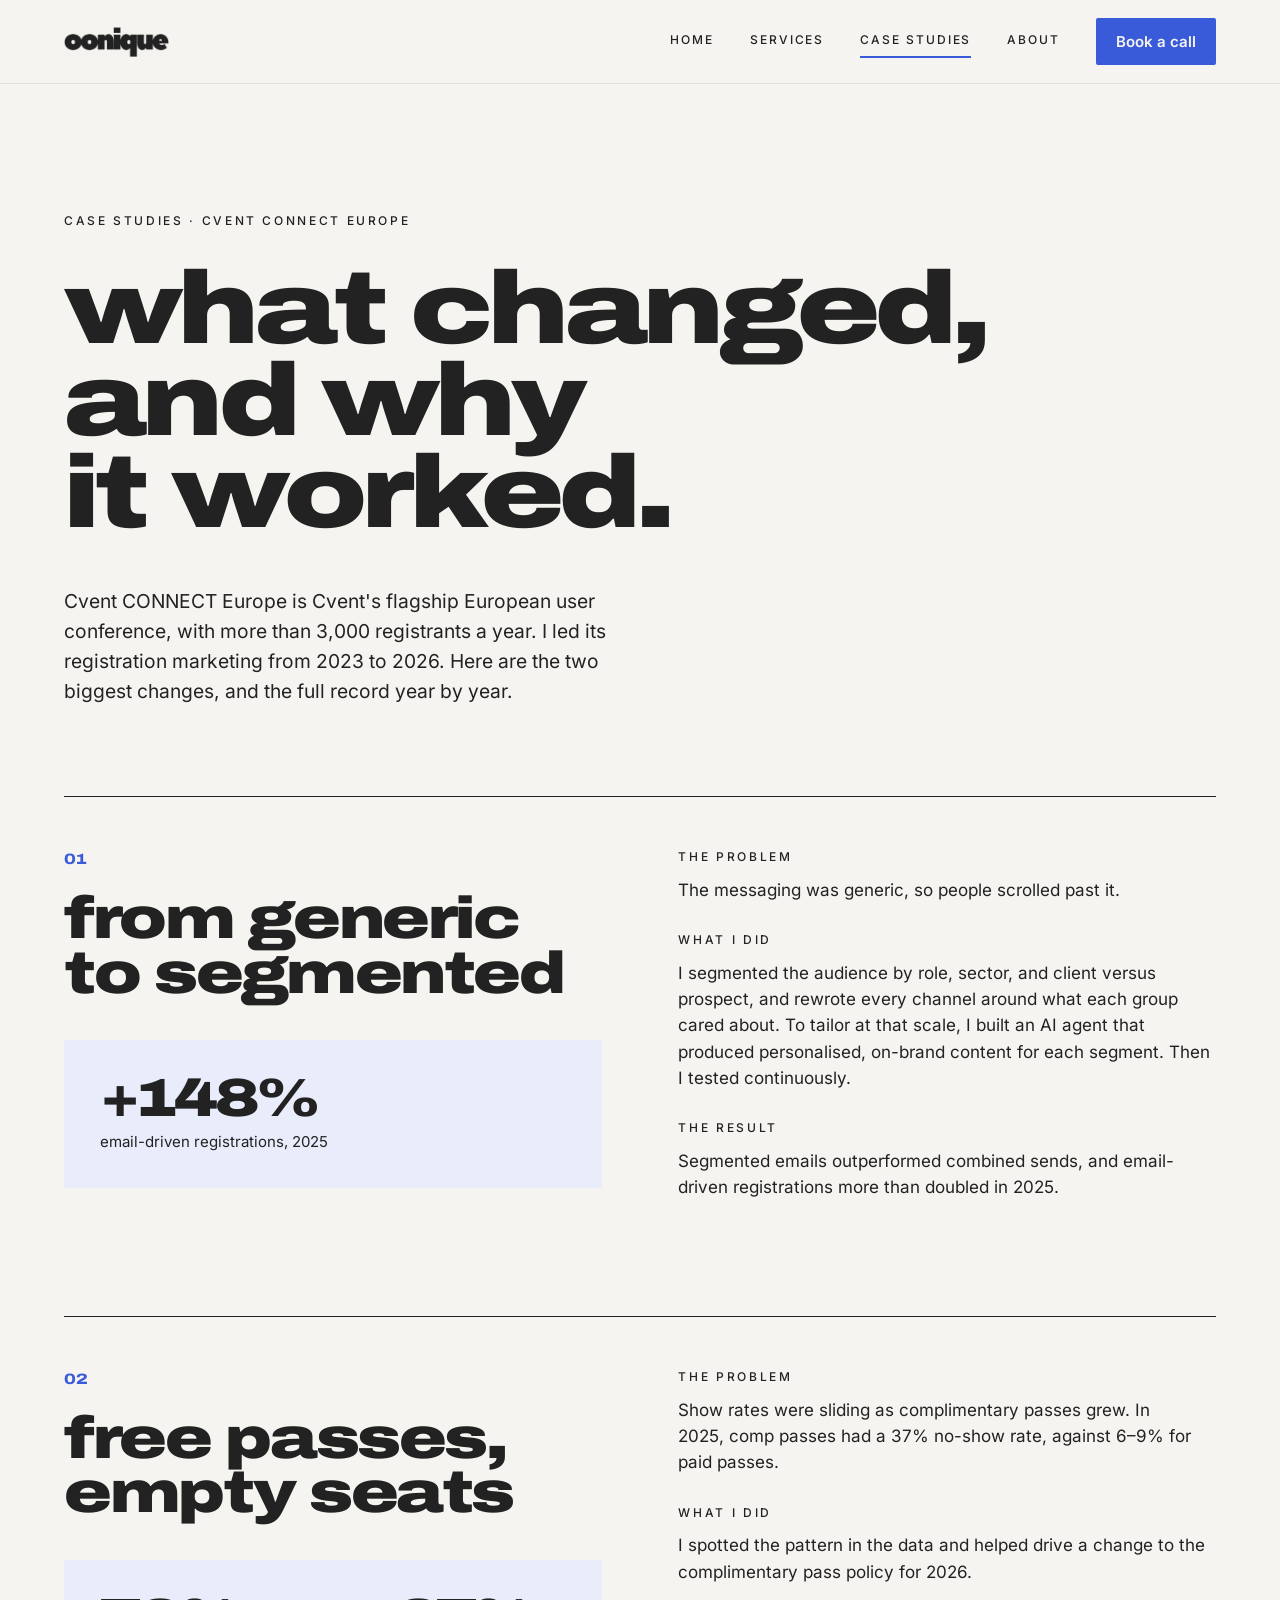
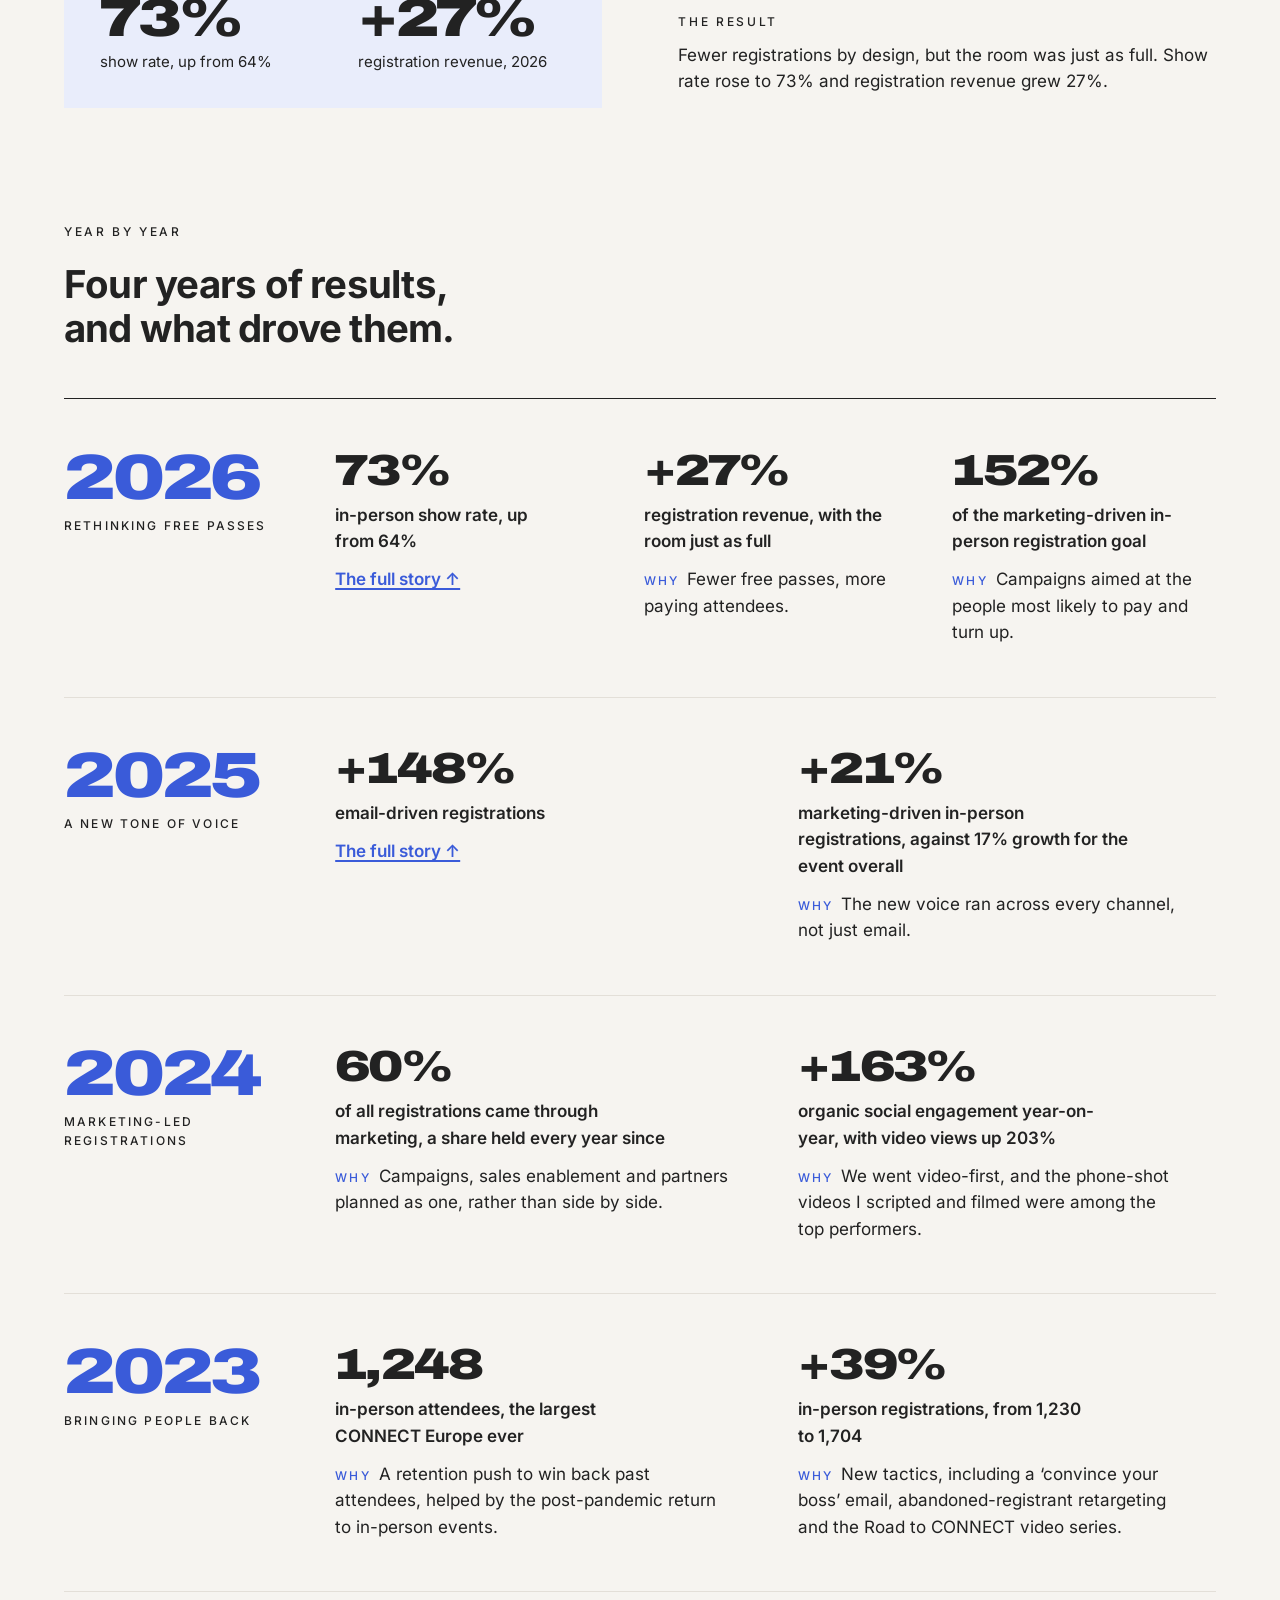
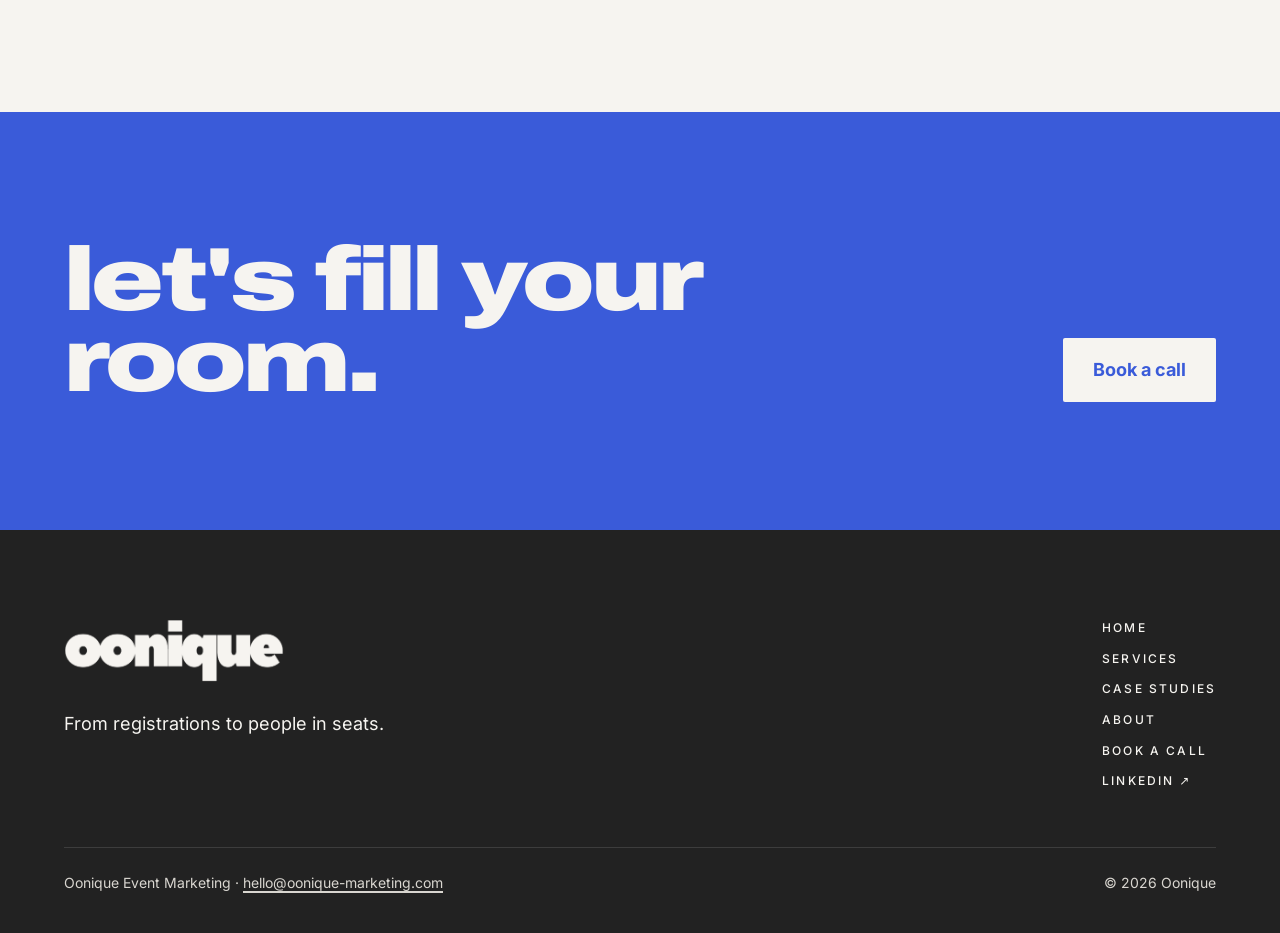
<file: case-studies.html>
<!DOCTYPE html>
<html lang="en-GB">
<head>
<meta charset="utf-8">
<meta name="viewport" content="width=device-width, initial-scale=1">
<title>Case studies: Cvent CONNECT Europe event marketing results | Oonique</title>
<meta name="description" content="How segmented messaging grew email-driven registrations by 148%, and how cutting free passes lifted show rate to 73% and registration revenue by 27% at Cvent CONNECT Europe.">
<link rel="canonical" href="https://oonique-marketing.com/case-studies">
<meta name="author" content="Oonagh Hughes">
<meta name="robots" content="index, follow, max-image-preview:large">
<meta property="og:type" content="website">
<meta property="og:site_name" content="Oonique Event Marketing">
<meta property="og:title" content="Case studies: Cvent CONNECT Europe event marketing results | Oonique">
<meta property="og:description" content="How segmented messaging grew email-driven registrations by 148%, and how cutting free passes lifted show rate to 73% and registration revenue by 27% at Cvent CONNECT Europe.">
<meta property="og:url" content="https://oonique-marketing.com/case-studies">
<meta property="og:image" content="https://oonique-marketing.com/assets/og-image.jpg">
<meta property="og:image:width" content="1200">
<meta property="og:image:height" content="630">
<meta property="og:locale" content="en_GB">
<meta name="twitter:card" content="summary_large_image">
<meta name="twitter:title" content="Case studies: Cvent CONNECT Europe event marketing results | Oonique">
<meta name="twitter:description" content="How segmented messaging grew email-driven registrations by 148%, and how cutting free passes lifted show rate to 73% and registration revenue by 27% at Cvent CONNECT Europe.">
<meta name="twitter:image" content="https://oonique-marketing.com/assets/og-image.jpg">
<meta name="theme-color" content="#f6f4f0">
<link rel="icon" type="image/svg+xml" href="/favicon.svg">
<link rel="apple-touch-icon" href="/assets/apple-touch-icon.png">
<link rel="preload" href="/assets/fonts/archivo-latin.woff2" as="font" type="font/woff2" crossorigin>
<link rel="preload" href="/assets/fonts/inter-latin.woff2" as="font" type="font/woff2" crossorigin>
<link rel="stylesheet" href="/styles.css">
<script type="application/ld+json">
{
 "@context": "https://schema.org",
 "@graph": [
  {
   "@type": "Article",
   "headline": "Case study: from generic to segmented",
   "author": {
    "@id": "https://oonique-marketing.com/#oonagh"
   },
   "about": "Cvent CONNECT Europe",
   "articleBody": "The messaging was generic, so people scrolled past it. I segmented the audience by role, sector, and client versus prospect, and rewrote every channel around what each group cared about. To tailor at that scale, I built an AI agent that produced personalised, on-brand content for each segment. Then I tested continuously. Segmented emails outperformed combined sends, and email-driven registrations more than doubled in 2025.",
   "mainEntityOfPage": "https://oonique-marketing.com/case-studies"
  },
  {
   "@type": "Article",
   "headline": "Case study: free passes, empty seats",
   "author": {
    "@id": "https://oonique-marketing.com/#oonagh"
   },
   "about": "Cvent CONNECT Europe",
   "articleBody": "Show rates were sliding as complimentary passes grew. In 2025, comp passes had a 37% no-show rate, against 6–9% for paid passes. I spotted the pattern in the data and helped drive a change to the complimentary pass policy for 2026. Fewer registrations by design, but the room was just as full. Show rate rose to 73% and registration revenue grew 27%.",
   "mainEntityOfPage": "https://oonique-marketing.com/case-studies"
  },
  {
   "@type": "CollectionPage",
   "@id": "https://oonique-marketing.com/case-studies#webpage",
   "url": "https://oonique-marketing.com/case-studies",
   "name": "Case studies",
   "isPartOf": {
    "@id": "https://oonique-marketing.com/#website"
   },
   "about": {
    "@id": "https://oonique-marketing.com/#business"
   },
   "inLanguage": "en-GB"
  }
 ]
}
</script>
<style>
.splash{position:fixed;inset:0;z-index:1000;background:#f6f4f0;display:flex;align-items:center;justify-content:center;pointer-events:none;animation:splash-out .45s ease .75s forwards}
.splash svg{width:min(34vw,260px);height:auto;animation:splash-pop .75s cubic-bezier(.2,.8,.2,1) both}
@keyframes splash-pop{from{transform:scale(.6);opacity:0}to{transform:scale(1);opacity:1}}
@keyframes splash-out{to{opacity:0;visibility:hidden}}
.seen .splash{display:none}
@media (prefers-reduced-motion:reduce){.splash{animation-duration:.2s;animation-delay:.2s}.splash svg{animation:none}}
</style>
<script>try{if(localStorage.getItem('oonique-seen'))document.documentElement.classList.add('seen');else localStorage.setItem('oonique-seen','1')}catch(e){}</script>
</head>
<body>
<div class="splash" aria-hidden="true"><svg viewBox="0 0 440 400" xmlns="http://www.w3.org/2000/svg"><ellipse cx="220" cy="200" rx="220" ry="200" fill="#222222"/><ellipse cx="220" cy="200" rx="62" ry="68" fill="#f6f4f0"/></svg></div>
<a class="skip" href="#main">Skip to content</a>
<div style="min-height:100vh">
  <header class="site-header">
    <div class="wrap">
      <a href="/" aria-label="Oonique home" style="display:flex">
        <img src="/assets/logo-dark.png" alt="Oonique Event Marketing" width="105" height="30" style="height:30px;width:auto;display:block">
      </a>
      <nav aria-label="Main">
        <a class="nav-link" href="/">Home</a>
        <a class="nav-link" href="/services">Services</a>
        <a class="nav-link" href="/case-studies" aria-current="page">Case studies</a>
        <a class="nav-link" href="/about">About</a>
        <a class="btn btn-primary nav-cta" href="/contact">Book a call</a>
      </nav>
    </div>
  </header>

  <main id="main">
    <section class="wrap" style="padding-top:clamp(64px,10vw,140px);padding-bottom:clamp(56px,7vw,96px)">
      <p class="eyebrow" style="margin:0 0 32px">Case studies · Cvent CONNECT Europe</p>
      <h1 class="display" style="margin:0;font-size:clamp(48px,8vw,128px);max-width:12ch;text-wrap:balance">what changed, and why it worked.</h1>
      <p style="margin:clamp(32px,4vw,48px) 0 0;font-size:clamp(18px,1.5vw,20px);max-width:50ch;text-wrap:pretty">Cvent CONNECT Europe is Cvent's flagship European user conference, with more than 3,000 registrants a year. I led its registration marketing from 2023 to 2026. Here are the two biggest changes, and the full record year by year.</p>
    </section>
    <article id="from-generic-to-segmented" class="wrap" style="max-width:1280px;margin:0 auto clamp(72px,9vw,120px)">
      <div style="border-top:1.5px solid #222222;display:grid;grid-template-columns:repeat(auto-fit,minmax(min(100%,420px),1fr));gap:clamp(32px,6vw,96px);padding-top:clamp(32px,4vw,56px)">
        <div style="display:flex;flex-direction:column;gap:20px">
          <span style="font-family:Archivo,sans-serif;font-weight:800;font-stretch:125%;color:#3a5bd9;font-size:15px">01</span>
          <h2 style="margin:0;font-family:Archivo,sans-serif;font-weight:900;font-stretch:125%;font-size:clamp(36px,4.6vw,68px);line-height:0.92;letter-spacing:-0.04em;text-wrap:balance">from generic to segmented</h2>
          <div style="display:flex;flex-wrap:wrap;gap:28px clamp(32px,4vw,56px);margin-top:20px;background:#e9edfb;padding:clamp(24px,3vw,36px)">
              <div style="display:flex;flex-direction:column;gap:10px;flex:1 1 180px;max-width:280px">
                <p style="margin:0;font-family:Archivo,sans-serif;font-weight:900;font-stretch:125%;font-size:clamp(44px,4.2vw,60px);line-height:0.85;letter-spacing:-0.05em;white-space:nowrap">+148%</p>
                <p style="margin:0;font-size:15px;line-height:1.4">email-driven registrations, 2025</p>
              </div>
          </div>
        </div>
        <div style="display:flex;flex-direction:column;gap:28px;max-width:56ch">
            <div style="display:flex;flex-direction:column;gap:10px">
              <h3 class="eyebrow" style="margin:0">The problem</h3>
              <p style="margin:0;text-wrap:pretty">The messaging was generic, so people scrolled past it.</p>
            </div>
            <div style="display:flex;flex-direction:column;gap:10px">
              <h3 class="eyebrow" style="margin:0">What I did</h3>
              <p style="margin:0;text-wrap:pretty">I segmented the audience by role, sector, and client versus prospect, and rewrote every channel around what each group cared about. To tailor at that scale, I built an AI agent that produced personalised, on-brand content for each segment. Then I tested continuously.</p>
            </div>
            <div style="display:flex;flex-direction:column;gap:10px">
              <h3 class="eyebrow" style="margin:0">The result</h3>
              <p style="margin:0;text-wrap:pretty">Segmented emails outperformed combined sends, and email-driven registrations more than doubled in 2025.</p>
            </div>
        </div>
      </div>
    </article>
    <article id="free-passes-empty-seats" class="wrap" style="max-width:1280px;margin:0 auto clamp(72px,9vw,120px)">
      <div style="border-top:1.5px solid #222222;display:grid;grid-template-columns:repeat(auto-fit,minmax(min(100%,420px),1fr));gap:clamp(32px,6vw,96px);padding-top:clamp(32px,4vw,56px)">
        <div style="display:flex;flex-direction:column;gap:20px">
          <span style="font-family:Archivo,sans-serif;font-weight:800;font-stretch:125%;color:#3a5bd9;font-size:15px">02</span>
          <h2 style="margin:0;font-family:Archivo,sans-serif;font-weight:900;font-stretch:125%;font-size:clamp(36px,4.6vw,68px);line-height:0.92;letter-spacing:-0.04em;text-wrap:balance">free passes, empty seats</h2>
          <div style="display:flex;flex-wrap:wrap;gap:28px clamp(32px,4vw,56px);margin-top:20px;background:#e9edfb;padding:clamp(24px,3vw,36px)">
              <div style="display:flex;flex-direction:column;gap:10px;flex:1 1 180px;max-width:280px">
                <p style="margin:0;font-family:Archivo,sans-serif;font-weight:900;font-stretch:125%;font-size:clamp(44px,4.2vw,60px);line-height:0.85;letter-spacing:-0.05em;white-space:nowrap">73%</p>
                <p style="margin:0;font-size:15px;line-height:1.4">show rate, up from 64%</p>
              </div>
              <div style="display:flex;flex-direction:column;gap:10px;flex:1 1 180px;max-width:280px">
                <p style="margin:0;font-family:Archivo,sans-serif;font-weight:900;font-stretch:125%;font-size:clamp(44px,4.2vw,60px);line-height:0.85;letter-spacing:-0.05em;white-space:nowrap">+27%</p>
                <p style="margin:0;font-size:15px;line-height:1.4">registration revenue, 2026</p>
              </div>
          </div>
        </div>
        <div style="display:flex;flex-direction:column;gap:28px;max-width:56ch">
            <div style="display:flex;flex-direction:column;gap:10px">
              <h3 class="eyebrow" style="margin:0">The problem</h3>
              <p style="margin:0;text-wrap:pretty">Show rates were sliding as complimentary passes grew. In 2025, comp passes had a 37% no-show rate, against 6–9% for paid passes.</p>
            </div>
            <div style="display:flex;flex-direction:column;gap:10px">
              <h3 class="eyebrow" style="margin:0">What I did</h3>
              <p style="margin:0;text-wrap:pretty">I spotted the pattern in the data and helped drive a change to the complimentary pass policy for 2026.</p>
            </div>
            <div style="display:flex;flex-direction:column;gap:10px">
              <h3 class="eyebrow" style="margin:0">The result</h3>
              <p style="margin:0;text-wrap:pretty">Fewer registrations by design, but the room was just as full. Show rate rose to 73% and registration revenue grew 27%.</p>
            </div>
        </div>
      </div>
    </article>
    <section id="year-by-year" class="wrap" style="padding-bottom:clamp(72px,10vw,120px)">
      <p class="eyebrow" style="margin:0 0 20px">Year by year</p>
      <h2 style="margin:0 0 clamp(32px,4vw,48px);font-size:clamp(28px,3vw,40px);line-height:1.15;font-weight:700;letter-spacing:-0.02em;max-width:24ch;text-wrap:balance">Four years of results, and what drove them.</h2>
      <div style="border-top:1.5px solid #222222">
          <article style="display:flex;flex-wrap:wrap;gap:clamp(20px,4vw,56px);padding:clamp(32px,4vw,56px) 0;border-bottom:1px solid #e3dfd8">
            <div style="flex:0 0 220px;display:flex;flex-direction:column;gap:12px">
              <h3 style="margin:0;font-family:Archivo,sans-serif;font-weight:900;font-stretch:125%;font-size:clamp(48px,5vw,72px);line-height:0.85;letter-spacing:-0.05em;color:#3a5bd9">2026</h3>
              <p class="eyebrow" style="margin:0;letter-spacing:0.18em">Rethinking free passes</p>
            </div>
            <div style="flex:1 1 520px;min-width:0;display:grid;grid-template-columns:repeat(auto-fit,minmax(min(100%,240px),1fr));gap:clamp(28px,3.5vw,48px)">
              <div style="display:flex;flex-direction:column;gap:12px">
                <p style="margin:0;font-family:Archivo,sans-serif;font-weight:900;font-stretch:125%;font-size:clamp(40px,3.4vw,52px);line-height:0.9;letter-spacing:-0.04em;white-space:nowrap">73%</p>
                <p style="margin:0;font-weight:600;max-width:30ch;text-wrap:pretty">in-person show rate, up from 64%</p>
                <p style="margin:0;max-width:36ch;text-wrap:pretty"><a href="#free-passes-empty-seats" style="font-weight:600">The full story ↑</a></p>
              </div>
              <div style="display:flex;flex-direction:column;gap:12px">
                <p style="margin:0;font-family:Archivo,sans-serif;font-weight:900;font-stretch:125%;font-size:clamp(40px,3.4vw,52px);line-height:0.9;letter-spacing:-0.04em;white-space:nowrap">+27%</p>
                <p style="margin:0;font-weight:600;max-width:30ch;text-wrap:pretty">registration revenue, with the room just as full</p>
                <p style="margin:0;max-width:36ch;text-wrap:pretty"><span style="font-size:12px;font-weight:500;letter-spacing:0.18em;text-transform:uppercase;color:#3a5bd9;margin-right:8px">Why</span>Fewer free passes, more paying attendees.</p>
              </div>
              <div style="display:flex;flex-direction:column;gap:12px">
                <p style="margin:0;font-family:Archivo,sans-serif;font-weight:900;font-stretch:125%;font-size:clamp(40px,3.4vw,52px);line-height:0.9;letter-spacing:-0.04em;white-space:nowrap">152%</p>
                <p style="margin:0;font-weight:600;max-width:30ch;text-wrap:pretty">of the marketing-driven in-person registration goal</p>
                <p style="margin:0;max-width:36ch;text-wrap:pretty"><span style="font-size:12px;font-weight:500;letter-spacing:0.18em;text-transform:uppercase;color:#3a5bd9;margin-right:8px">Why</span>Campaigns aimed at the people most likely to pay and turn up.</p>
              </div>
            </div>
          </article>
          <article style="display:flex;flex-wrap:wrap;gap:clamp(20px,4vw,56px);padding:clamp(32px,4vw,56px) 0;border-bottom:1px solid #e3dfd8">
            <div style="flex:0 0 220px;display:flex;flex-direction:column;gap:12px">
              <h3 style="margin:0;font-family:Archivo,sans-serif;font-weight:900;font-stretch:125%;font-size:clamp(48px,5vw,72px);line-height:0.85;letter-spacing:-0.05em;color:#3a5bd9">2025</h3>
              <p class="eyebrow" style="margin:0;letter-spacing:0.18em">A new tone of voice</p>
            </div>
            <div style="flex:1 1 520px;min-width:0;display:grid;grid-template-columns:repeat(auto-fit,minmax(min(100%,240px),1fr));gap:clamp(28px,3.5vw,48px)">
              <div style="display:flex;flex-direction:column;gap:12px">
                <p style="margin:0;font-family:Archivo,sans-serif;font-weight:900;font-stretch:125%;font-size:clamp(40px,3.4vw,52px);line-height:0.9;letter-spacing:-0.04em;white-space:nowrap">+148%</p>
                <p style="margin:0;font-weight:600;max-width:30ch;text-wrap:pretty">email-driven registrations</p>
                <p style="margin:0;max-width:36ch;text-wrap:pretty"><a href="#from-generic-to-segmented" style="font-weight:600">The full story ↑</a></p>
              </div>
              <div style="display:flex;flex-direction:column;gap:12px">
                <p style="margin:0;font-family:Archivo,sans-serif;font-weight:900;font-stretch:125%;font-size:clamp(40px,3.4vw,52px);line-height:0.9;letter-spacing:-0.04em;white-space:nowrap">+21%</p>
                <p style="margin:0;font-weight:600;max-width:30ch;text-wrap:pretty">marketing-driven in-person registrations, against 17% growth for the event overall</p>
                <p style="margin:0;max-width:36ch;text-wrap:pretty"><span style="font-size:12px;font-weight:500;letter-spacing:0.18em;text-transform:uppercase;color:#3a5bd9;margin-right:8px">Why</span>The new voice ran across every channel, not just email.</p>
              </div>
            </div>
          </article>
          <article style="display:flex;flex-wrap:wrap;gap:clamp(20px,4vw,56px);padding:clamp(32px,4vw,56px) 0;border-bottom:1px solid #e3dfd8">
            <div style="flex:0 0 220px;display:flex;flex-direction:column;gap:12px">
              <h3 style="margin:0;font-family:Archivo,sans-serif;font-weight:900;font-stretch:125%;font-size:clamp(48px,5vw,72px);line-height:0.85;letter-spacing:-0.05em;color:#3a5bd9">2024</h3>
              <p class="eyebrow" style="margin:0;letter-spacing:0.18em">Marketing-led registrations</p>
            </div>
            <div style="flex:1 1 520px;min-width:0;display:grid;grid-template-columns:repeat(auto-fit,minmax(min(100%,240px),1fr));gap:clamp(28px,3.5vw,48px)">
              <div style="display:flex;flex-direction:column;gap:12px">
                <p style="margin:0;font-family:Archivo,sans-serif;font-weight:900;font-stretch:125%;font-size:clamp(40px,3.4vw,52px);line-height:0.9;letter-spacing:-0.04em;white-space:nowrap">60%</p>
                <p style="margin:0;font-weight:600;max-width:30ch;text-wrap:pretty">of all registrations came through marketing, a share held every year since</p>
                <p style="margin:0;max-width:36ch;text-wrap:pretty"><span style="font-size:12px;font-weight:500;letter-spacing:0.18em;text-transform:uppercase;color:#3a5bd9;margin-right:8px">Why</span>Campaigns, sales enablement and partners planned as one, rather than side by side.</p>
              </div>
              <div style="display:flex;flex-direction:column;gap:12px">
                <p style="margin:0;font-family:Archivo,sans-serif;font-weight:900;font-stretch:125%;font-size:clamp(40px,3.4vw,52px);line-height:0.9;letter-spacing:-0.04em;white-space:nowrap">+163%</p>
                <p style="margin:0;font-weight:600;max-width:30ch;text-wrap:pretty">organic social engagement year-on-year, with video views up 203%</p>
                <p style="margin:0;max-width:36ch;text-wrap:pretty"><span style="font-size:12px;font-weight:500;letter-spacing:0.18em;text-transform:uppercase;color:#3a5bd9;margin-right:8px">Why</span>We went video-first, and the phone-shot videos I scripted and filmed were among the top performers.</p>
              </div>
            </div>
          </article>
          <article style="display:flex;flex-wrap:wrap;gap:clamp(20px,4vw,56px);padding:clamp(32px,4vw,56px) 0;border-bottom:1px solid #e3dfd8">
            <div style="flex:0 0 220px;display:flex;flex-direction:column;gap:12px">
              <h3 style="margin:0;font-family:Archivo,sans-serif;font-weight:900;font-stretch:125%;font-size:clamp(48px,5vw,72px);line-height:0.85;letter-spacing:-0.05em;color:#3a5bd9">2023</h3>
              <p class="eyebrow" style="margin:0;letter-spacing:0.18em">Bringing people back</p>
            </div>
            <div style="flex:1 1 520px;min-width:0;display:grid;grid-template-columns:repeat(auto-fit,minmax(min(100%,240px),1fr));gap:clamp(28px,3.5vw,48px)">
              <div style="display:flex;flex-direction:column;gap:12px">
                <p style="margin:0;font-family:Archivo,sans-serif;font-weight:900;font-stretch:125%;font-size:clamp(40px,3.4vw,52px);line-height:0.9;letter-spacing:-0.04em;white-space:nowrap">1,248</p>
                <p style="margin:0;font-weight:600;max-width:30ch;text-wrap:pretty">in-person attendees, the largest CONNECT Europe ever</p>
                <p style="margin:0;max-width:36ch;text-wrap:pretty"><span style="font-size:12px;font-weight:500;letter-spacing:0.18em;text-transform:uppercase;color:#3a5bd9;margin-right:8px">Why</span>A retention push to win back past attendees, helped by the post-pandemic return to in-person events.</p>
              </div>
              <div style="display:flex;flex-direction:column;gap:12px">
                <p style="margin:0;font-family:Archivo,sans-serif;font-weight:900;font-stretch:125%;font-size:clamp(40px,3.4vw,52px);line-height:0.9;letter-spacing:-0.04em;white-space:nowrap">+39%</p>
                <p style="margin:0;font-weight:600;max-width:30ch;text-wrap:pretty">in-person registrations, from 1,230 to 1,704</p>
                <p style="margin:0;max-width:36ch;text-wrap:pretty"><span style="font-size:12px;font-weight:500;letter-spacing:0.18em;text-transform:uppercase;color:#3a5bd9;margin-right:8px">Why</span>New tactics, including a ‘convince your boss’ email, abandoned-registrant retargeting and the Road to CONNECT video series.</p>
              </div>
            </div>
          </article>
      </div>
    </section>
  </main>

  <section style="background:#3a5bd9;color:#f6f4f0">
    <div class="wrap" style="padding-top:clamp(72px,10vw,140px);padding-bottom:clamp(72px,10vw,140px);display:flex;justify-content:space-between;align-items:end;gap:40px;flex-wrap:wrap">
      <h2 class="display" style="margin:0;font-size:clamp(44px,7vw,112px);max-width:10ch">let's fill your room.</h2>
      <a class="btn btn-light" href="/contact">Book a call</a>
    </div>
  </section>

  <footer class="site-footer">
    <div class="wrap">
      <div style="display:flex;justify-content:space-between;gap:40px;flex-wrap:wrap;align-items:start">
        <div style="display:flex;flex-direction:column;gap:28px;max-width:420px">
          <img src="/assets/logo-light.png" alt="Oonique Event Marketing" width="220" height="63" style="width:220px;height:auto;display:block">
          <p style="margin:0;font-size:18px">From registrations to people in seats.</p>
        </div>
        <nav aria-label="Footer" style="display:flex;flex-direction:column;gap:12px">
          <a class="foot-link" href="/">Home</a>
          <a class="foot-link" href="/services">Services</a>
          <a class="foot-link" href="/case-studies">Case studies</a>
          <a class="foot-link" href="/about">About</a>
          <a class="foot-link" href="/contact">Book a call</a>
          <a class="foot-link" href="https://www.linkedin.com/in/oonagh-hughes/" target="_blank" rel="noopener me">LinkedIn ↗</a>
        </nav>
      </div>
      <div style="display:flex;justify-content:space-between;gap:16px;flex-wrap:wrap;border-top:1px solid #3d3d3d;padding-top:24px;font-size:14px;color:#d9d6d0">
        <span>Oonique Event Marketing · <a href="mailto:hello@oonique-marketing.com" style="color:#d9d6d0">hello@oonique-marketing.com</a></span>
        <span>© 2026 Oonique</span>
      </div>
    </div>
  </footer>
</div>
</body>
</html>
</file>
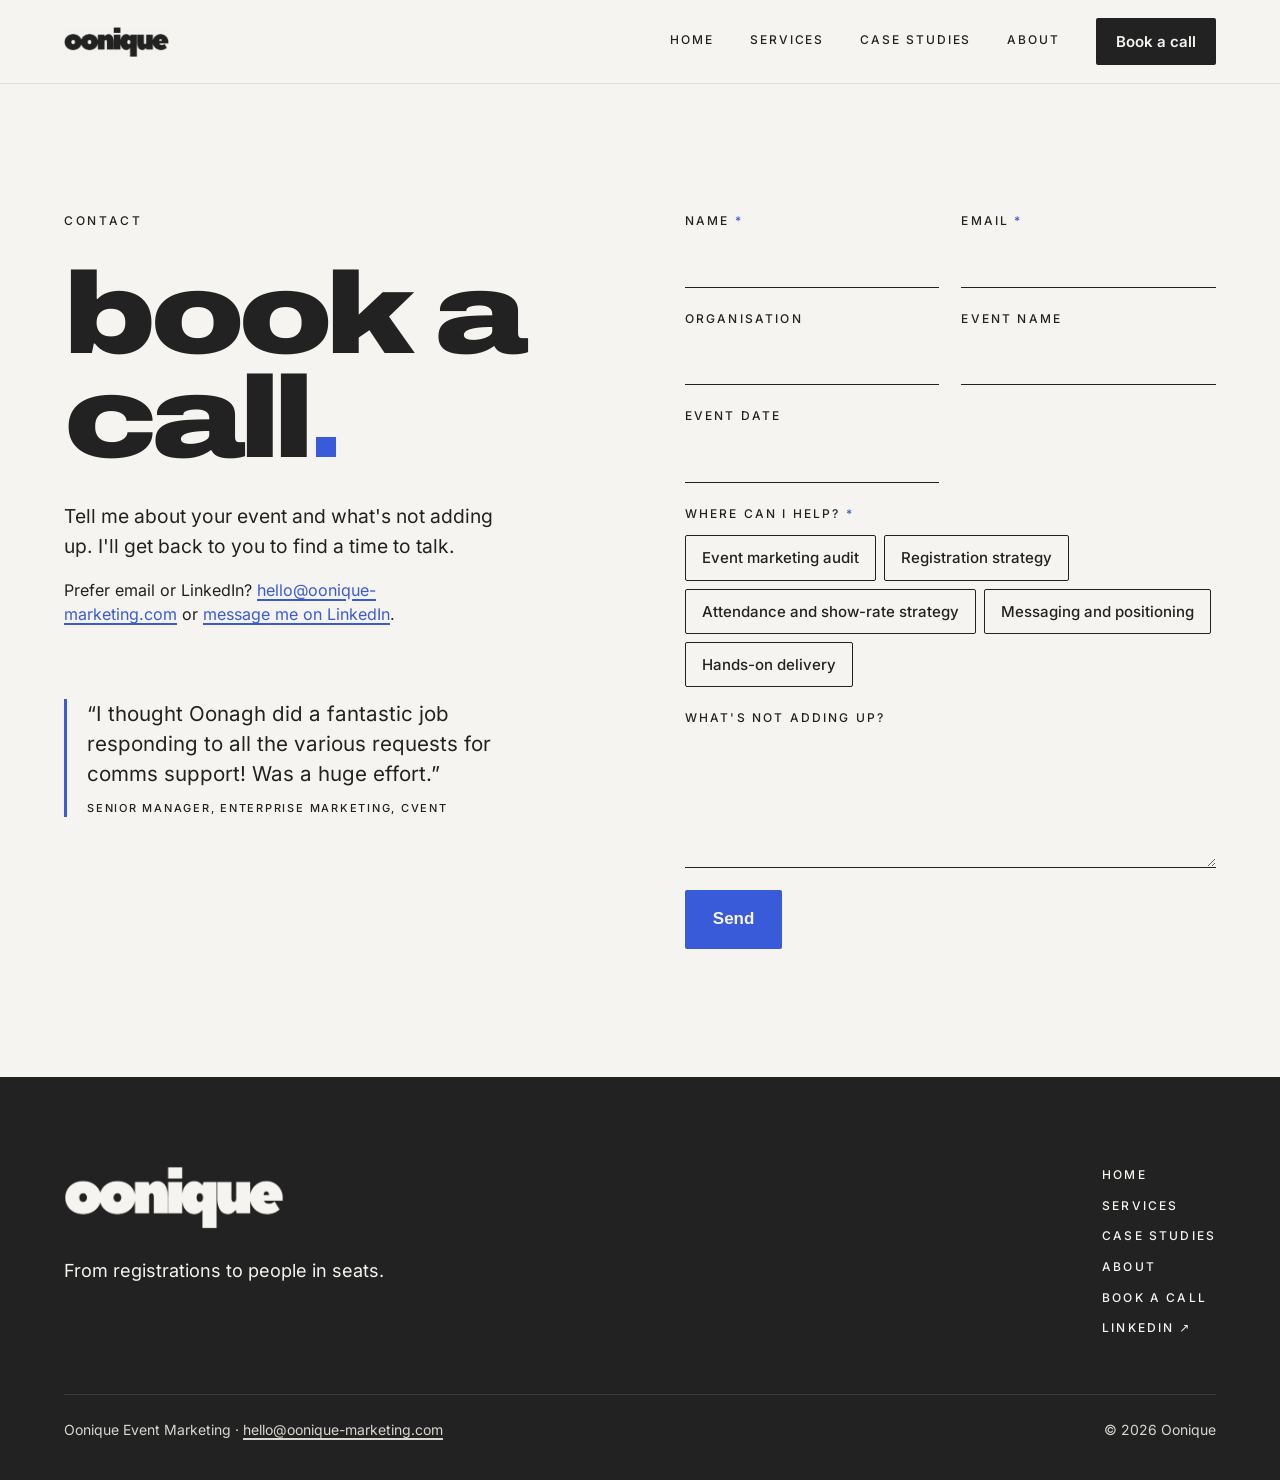
<file: contact.html>
<!DOCTYPE html>
<html lang="en-GB">
<head>
<meta charset="utf-8">
<meta name="viewport" content="width=device-width, initial-scale=1">
<title>Book a call | Oonique Event Marketing</title>
<meta name="description" content="Tell Oonagh about your event and what is not adding up with registrations or attendance. Book a call with Oonique Event Marketing.">
<link rel="canonical" href="https://oonique-marketing.com/contact">
<meta name="author" content="Oonagh Hughes">
<meta name="robots" content="index, follow, max-image-preview:large">
<meta property="og:type" content="website">
<meta property="og:site_name" content="Oonique Event Marketing">
<meta property="og:title" content="Book a call | Oonique Event Marketing">
<meta property="og:description" content="Tell Oonagh about your event and what is not adding up with registrations or attendance. Book a call with Oonique Event Marketing.">
<meta property="og:url" content="https://oonique-marketing.com/contact">
<meta property="og:image" content="https://oonique-marketing.com/assets/og-image.jpg">
<meta property="og:image:width" content="1200">
<meta property="og:image:height" content="630">
<meta property="og:locale" content="en_GB">
<meta name="twitter:card" content="summary_large_image">
<meta name="twitter:title" content="Book a call | Oonique Event Marketing">
<meta name="twitter:description" content="Tell Oonagh about your event and what is not adding up with registrations or attendance. Book a call with Oonique Event Marketing.">
<meta name="twitter:image" content="https://oonique-marketing.com/assets/og-image.jpg">
<meta name="theme-color" content="#f6f4f0">
<link rel="icon" type="image/svg+xml" href="/favicon.svg">
<link rel="apple-touch-icon" href="/assets/apple-touch-icon.png">
<link rel="preload" href="/assets/fonts/archivo-latin.woff2" as="font" type="font/woff2" crossorigin>
<link rel="preload" href="/assets/fonts/inter-latin.woff2" as="font" type="font/woff2" crossorigin>
<link rel="stylesheet" href="/styles.css">
<script type="application/ld+json">
{
 "@context": "https://schema.org",
 "@graph": [
  {
   "@type": "ContactPage",
   "@id": "https://oonique-marketing.com/contact#webpage",
   "url": "https://oonique-marketing.com/contact",
   "name": "Book a call",
   "isPartOf": {
    "@id": "https://oonique-marketing.com/#website"
   },
   "about": {
    "@id": "https://oonique-marketing.com/#business"
   },
   "inLanguage": "en-GB"
  },
  {
   "@type": "ProfessionalService",
   "@id": "https://oonique-marketing.com/#business",
   "name": "Oonique Event Marketing",
   "alternateName": "Oonique",
   "url": "https://oonique-marketing.com/",
   "logo": "https://oonique-marketing.com/assets/logo-square.png",
   "image": "https://oonique-marketing.com/assets/og-image.jpg",
   "email": "hello@oonique-marketing.com",
   "founder": {
    "@id": "https://oonique-marketing.com/#oonagh"
   },
   "slogan": "From registrations to people in seats.",
   "description": "Event marketing consultancy that helps event teams find out what is holding their registrations and attendance back, and fix it.",
   "sameAs": [
    "https://www.linkedin.com/in/oonagh-hughes/"
   ]
  }
 ]
}
</script>
<style>
.splash{position:fixed;inset:0;z-index:1000;background:#f6f4f0;display:flex;align-items:center;justify-content:center;pointer-events:none;animation:splash-out .45s ease .75s forwards}
.splash svg{width:min(34vw,260px);height:auto;animation:splash-pop .75s cubic-bezier(.2,.8,.2,1) both}
@keyframes splash-pop{from{transform:scale(.6);opacity:0}to{transform:scale(1);opacity:1}}
@keyframes splash-out{to{opacity:0;visibility:hidden}}
.seen .splash{display:none}
@media (prefers-reduced-motion:reduce){.splash{animation-duration:.2s;animation-delay:.2s}.splash svg{animation:none}}
</style>
<script>try{if(localStorage.getItem('oonique-seen'))document.documentElement.classList.add('seen');else localStorage.setItem('oonique-seen','1')}catch(e){}</script>
</head>
<body>
<div class="splash" aria-hidden="true"><svg viewBox="0 0 440 400" xmlns="http://www.w3.org/2000/svg"><ellipse cx="220" cy="200" rx="220" ry="200" fill="#222222"/><ellipse cx="220" cy="200" rx="62" ry="68" fill="#f6f4f0"/></svg></div>
<a class="skip" href="#main">Skip to content</a>
<div style="min-height:100vh">
  <header class="site-header">
    <div class="wrap">
      <a href="/" aria-label="Oonique home" style="display:flex">
        <img src="/assets/logo-dark.png" alt="Oonique Event Marketing" width="105" height="30" style="height:30px;width:auto;display:block">
      </a>
      <nav aria-label="Main">
        <a class="nav-link" href="/">Home</a>
        <a class="nav-link" href="/services">Services</a>
        <a class="nav-link" href="/case-studies">Case studies</a>
        <a class="nav-link" href="/about">About</a>
        <a class="btn btn-primary nav-cta" href="/contact" aria-current="page">Book a call</a>
      </nav>
    </div>
  </header>

  <main id="main" class="wrap" style="padding-top:clamp(64px,10vw,140px);padding-bottom:clamp(72px,10vw,140px);display:grid;grid-template-columns:repeat(auto-fit,minmax(min(100%,420px),1fr));gap:clamp(48px,7vw,112px);align-items:start">
    <div>
      <p class="eyebrow" style="margin:0 0 32px">Contact</p>
      <h1 class="display" style="margin:0;font-size:clamp(56px,9vw,140px)">book a call<span class="dot"></span></h1>
      <p style="margin:32px 0 0;font-size:clamp(18px,1.5vw,20px);max-width:36ch;text-wrap:pretty">Tell me about your event and what's not adding up. I'll get back to you to find a time to talk.</p>
      <p style="margin:16px 0 0;font-size:16px;max-width:40ch">Prefer email or LinkedIn? <a href="mailto:hello@oonique-marketing.com">hello@oonique-marketing.com</a> or <a href="https://www.linkedin.com/in/oonagh-hughes/" target="_blank" rel="noopener me">message me on LinkedIn</a>.</p>
      <figure class="quote" style="margin-top:clamp(48px,6vw,72px);max-width:40ch">
        <blockquote>“I thought Oonagh did a fantastic job responding to all the various requests for comms support! Was a huge effort.”</blockquote>
        <figcaption>Senior Manager, Enterprise Marketing, Cvent</figcaption>
      </figure>
    </div>
    <div>
      <form id="contact-form" action="https://formspree.io/f/xwllbjwy" method="POST" style="display:flex;flex-direction:column;gap:22px">
        <input type="hidden" name="_subject" value="New enquiry from oonique-marketing.com">
        <div style="display:grid;grid-template-columns:repeat(auto-fit,minmax(min(100%,220px),1fr));gap:22px">
          <label class="field"><span class="field-label">Name<span class="req" aria-hidden="true"> *</span></span><input class="input" name="name" autocomplete="name" required></label>
          <label class="field"><span class="field-label">Email<span class="req" aria-hidden="true"> *</span></span><input class="input" type="email" name="email" autocomplete="email" required></label>
        </div>
        <div style="display:grid;grid-template-columns:repeat(auto-fit,minmax(min(100%,220px),1fr));gap:22px">
          <label class="field"><span class="field-label">Organisation</span><input class="input" name="org" autocomplete="organization"></label>
          <label class="field"><span class="field-label">Event name</span><input class="input" name="event_name"></label>
          <label class="field"><span class="field-label">Event date</span><input class="input" name="event_date"></label>
        </div>
        <fieldset style="border:0;margin:0;padding:0;display:flex;flex-direction:column;gap:12px">
          <legend class="field-label" style="padding:0;margin-bottom:12px">Where can I help?<span class="req" aria-hidden="true"> *</span></legend>
          <div style="display:flex;flex-wrap:wrap;gap:8px">
            <label class="chip"><input type="checkbox" name="help" value="Event marketing audit"><span>Event marketing audit</span></label>
            <label class="chip"><input type="checkbox" name="help" value="Registration strategy"><span>Registration strategy</span></label>
            <label class="chip"><input type="checkbox" name="help" value="Attendance and show-rate strategy"><span>Attendance and show-rate strategy</span></label>
            <label class="chip"><input type="checkbox" name="help" value="Messaging and positioning"><span>Messaging and positioning</span></label>
            <label class="chip"><input type="checkbox" name="help" value="Hands-on delivery"><span>Hands-on delivery</span></label>
          </div>
          <p class="error" id="help-error" role="alert" hidden>Please choose at least one option.</p>
        </fieldset>
        <label class="field"><span class="field-label">What's not adding up?</span><textarea class="input" name="msg" rows="4"></textarea></label>
        <div><button type="submit" class="btn btn-primary" id="send-btn" style="border:0;font-size:17px;padding:16px 28px">Send</button></div>
        <p class="error" id="send-error" role="alert" hidden>Sorry, that didn't send. Please try again, or email hello@oonique-marketing.com.</p>
      </form>
      <div id="thanks" hidden tabindex="-1" style="background:#e9edfb;padding:clamp(32px,4vw,56px);display:flex;flex-direction:column;gap:16px">
        <img src="data:image/svg+xml,%3Csvg xmlns='http://www.w3.org/2000/svg' width='440' height='400' viewBox='0 0 440 400'%3E%3Cpath fill='%23222222' fill-rule='evenodd' d='M220 0C341.5 0 440 89.5 440 200S341.5 400 220 400 0 310.5 0 200 98.5 0 220 0ZM220 132C185.8 132 158 162.4 158 200S185.8 268 220 268 282 237.6 282 200 254.2 132 220 132Z'/%3E%3C/svg%3E" alt="" width="48" height="44" style="width:48px;height:auto;display:block">
        <h2 style="margin:0;font-size:clamp(28px,3vw,40px);font-weight:700;letter-spacing:-0.02em;line-height:1.15">Thanks<span id="thanks-name"></span>. I'll be in touch soon.</h2>
        <p style="margin:0;max-width:40ch">If you have last year's registration and attendance numbers to hand, bring them to the call. That's where we'll start.</p>
        <div><button type="button" id="again" style="all:unset;cursor:pointer;color:#3a5bd9;font-weight:600;text-decoration:underline;text-underline-offset:4px">Send another message</button></div>
      </div>
    </div>
  </main>

  <footer class="site-footer">
    <div class="wrap">
      <div style="display:flex;justify-content:space-between;gap:40px;flex-wrap:wrap;align-items:start">
        <div style="display:flex;flex-direction:column;gap:28px;max-width:420px">
          <img src="/assets/logo-light.png" alt="Oonique Event Marketing" width="220" height="63" style="width:220px;height:auto;display:block">
          <p style="margin:0;font-size:18px">From registrations to people in seats.</p>
        </div>
        <nav aria-label="Footer" style="display:flex;flex-direction:column;gap:12px">
          <a class="foot-link" href="/">Home</a>
          <a class="foot-link" href="/services">Services</a>
          <a class="foot-link" href="/case-studies">Case studies</a>
          <a class="foot-link" href="/about">About</a>
          <a class="foot-link" href="/contact">Book a call</a>
          <a class="foot-link" href="https://www.linkedin.com/in/oonagh-hughes/" target="_blank" rel="noopener me">LinkedIn ↗</a>
        </nav>
      </div>
      <div style="display:flex;justify-content:space-between;gap:16px;flex-wrap:wrap;border-top:1px solid #3d3d3d;padding-top:24px;font-size:14px;color:#d9d6d0">
        <span>Oonique Event Marketing · <a href="mailto:hello@oonique-marketing.com" style="color:#d9d6d0">hello@oonique-marketing.com</a></span>
        <span>© 2026 Oonique</span>
      </div>
    </div>
  </footer>
</div>
<script>
(function(){
  var form=document.getElementById('contact-form'); if(!form) return;
  var helpErr=document.getElementById('help-error'), sendErr=document.getElementById('send-error');
  var btn=document.getElementById('send-btn'), thanks=document.getElementById('thanks');
  form.addEventListener('change',function(e){ if(e.target.name==='help') helpErr.hidden=true; });
  form.addEventListener('submit',async function(e){
    e.preventDefault();
    var picked=[].slice.call(form.querySelectorAll('input[name="help"]:checked')).map(function(i){return i.value;});
    if(!picked.length){ helpErr.hidden=false; return; }
    sendErr.hidden=true; btn.disabled=true; btn.textContent='Sending\u2026';
    var data=new FormData(form); data.delete('help');
    data.append('where_can_i_help', picked.join(', '));
    var email=data.get('email'); if(email) data.append('_replyto', email);
    try{
      var r=await fetch(form.action,{method:'POST',body:data,headers:{Accept:'application/json'}});
      if(!r.ok) throw new Error('send failed');
      var first=(data.get('name')||'').trim().split(' ')[0];
      document.getElementById('thanks-name').textContent=first?', '+first:'';
      form.hidden=true; thanks.hidden=false; thanks.focus(); window.scrollTo(0,0);
    }catch(err){ sendErr.hidden=false; }
    btn.disabled=false; btn.textContent='Send';
  });
  document.getElementById('again').addEventListener('click',function(){
    form.reset(); form.hidden=false; thanks.hidden=true;
  });
})();
</script>
</body>
</html>
</file>
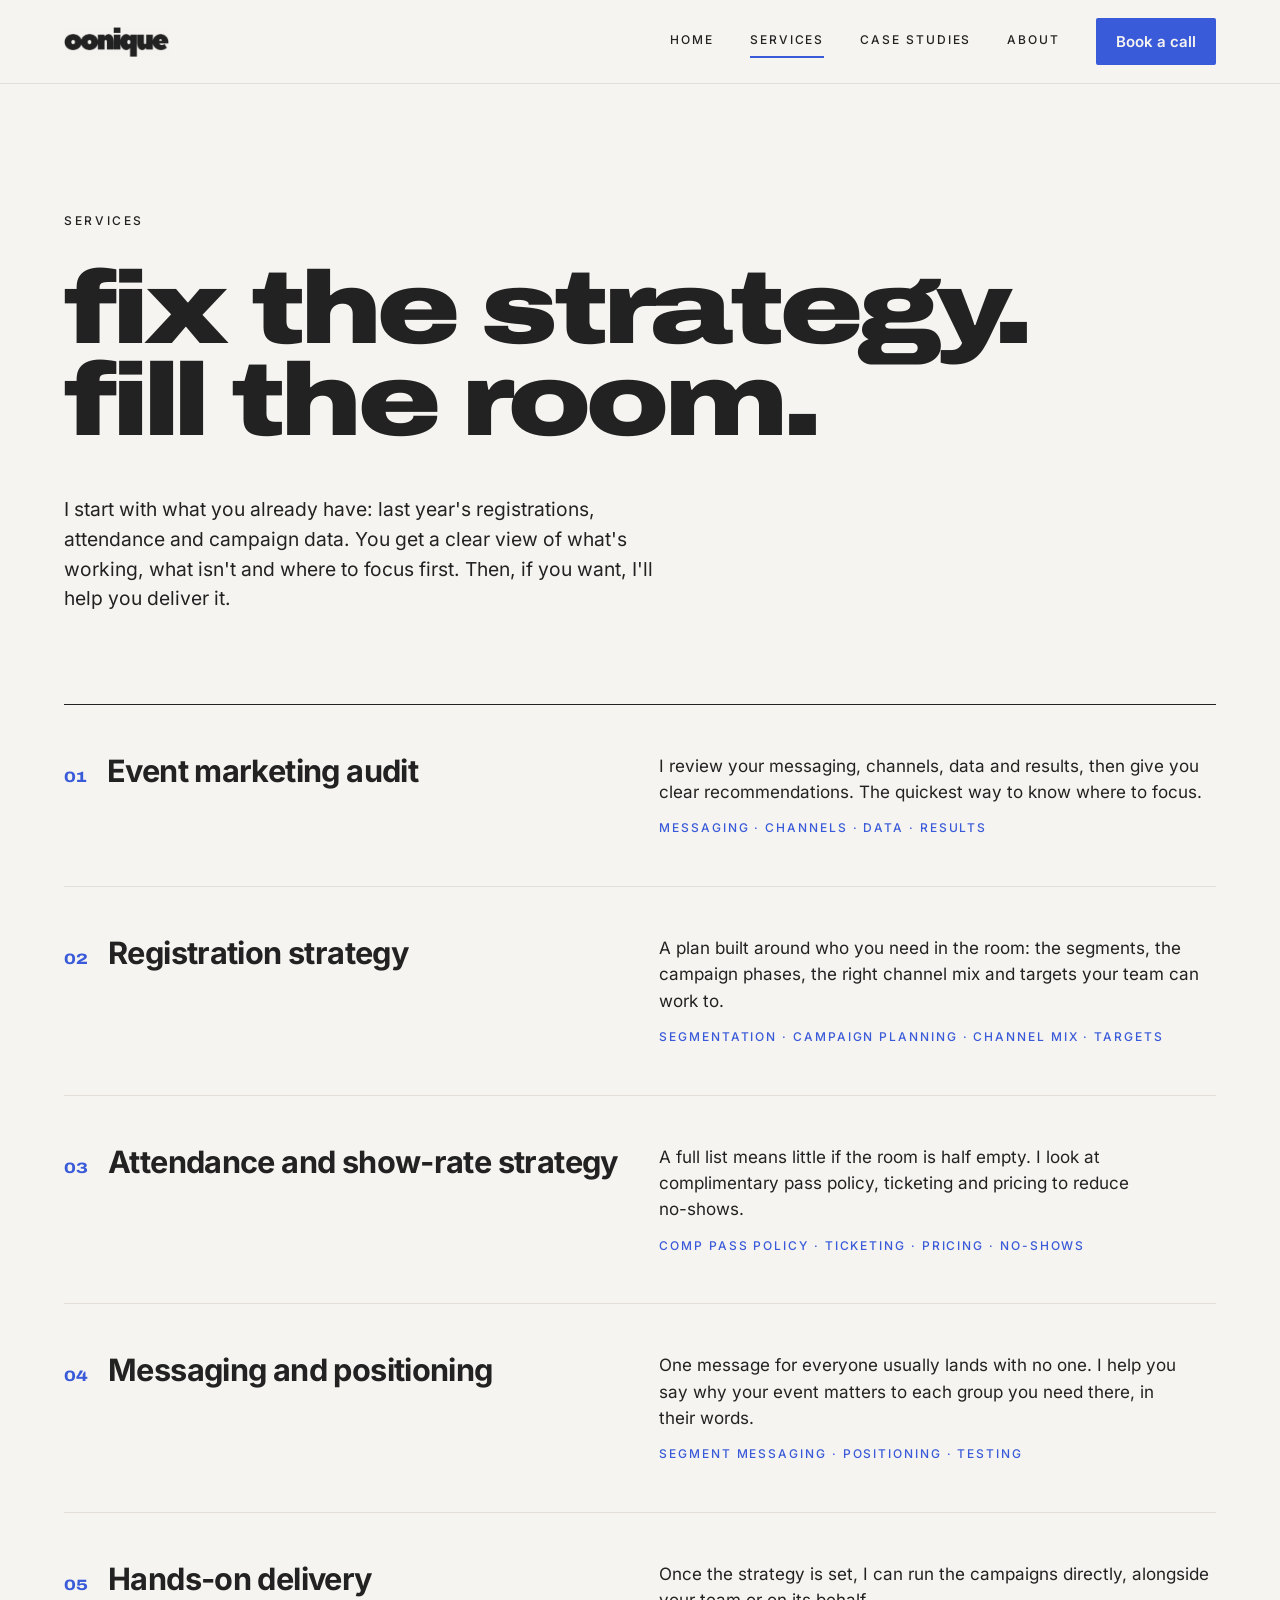
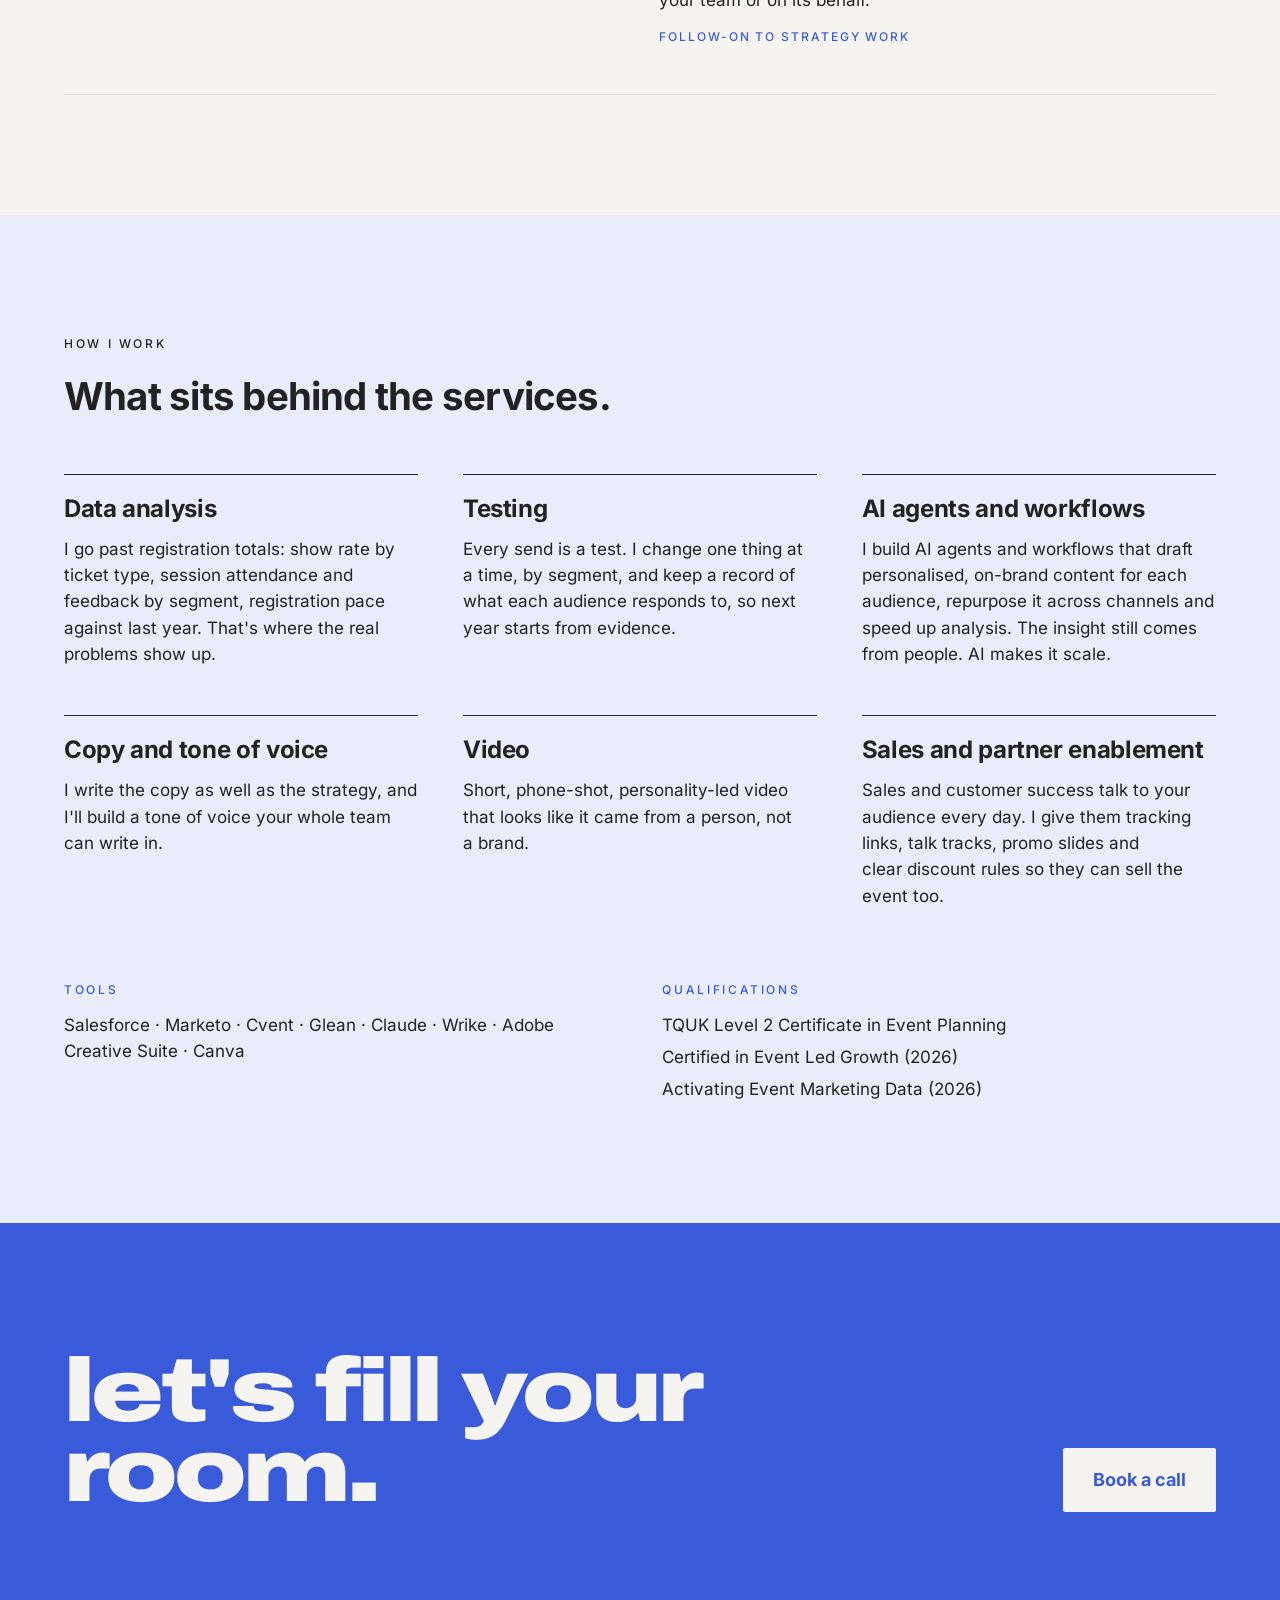
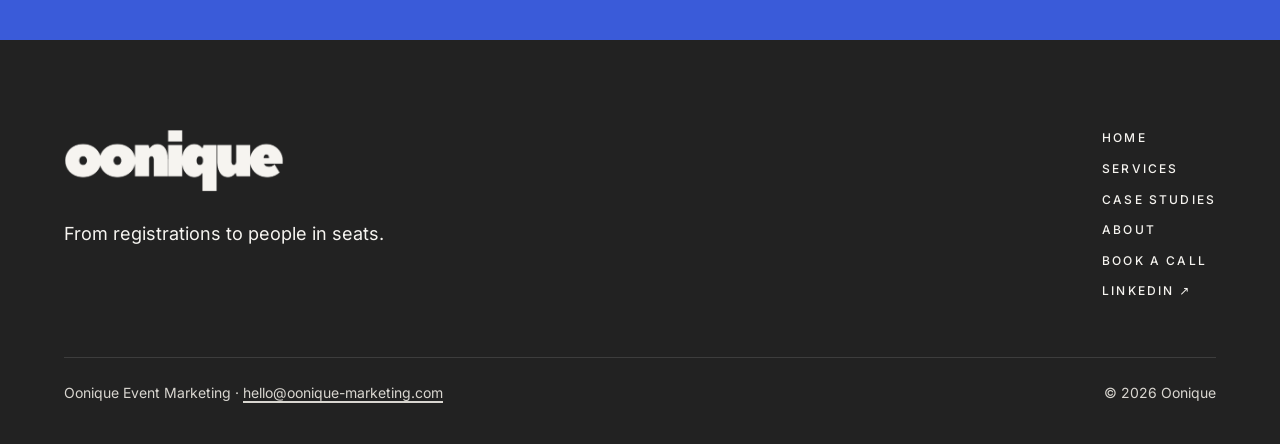
<file: services.html>
<!DOCTYPE html>
<html lang="en-GB">
<head>
<meta charset="utf-8">
<meta name="viewport" content="width=device-width, initial-scale=1">
<title>Event marketing services: audits, registration and show-rate strategy | Oonique</title>
<meta name="description" content="Event marketing audits, registration strategy, attendance and show-rate strategy, messaging and positioning, and hands-on campaign delivery for event teams.">
<link rel="canonical" href="https://oonique-marketing.com/services">
<meta name="author" content="Oonagh Hughes">
<meta name="robots" content="index, follow, max-image-preview:large">
<meta property="og:type" content="website">
<meta property="og:site_name" content="Oonique Event Marketing">
<meta property="og:title" content="Event marketing services: audits, registration and show-rate strategy | Oonique">
<meta property="og:description" content="Event marketing audits, registration strategy, attendance and show-rate strategy, messaging and positioning, and hands-on campaign delivery for event teams.">
<meta property="og:url" content="https://oonique-marketing.com/services">
<meta property="og:image" content="https://oonique-marketing.com/assets/og-image.jpg">
<meta property="og:image:width" content="1200">
<meta property="og:image:height" content="630">
<meta property="og:locale" content="en_GB">
<meta name="twitter:card" content="summary_large_image">
<meta name="twitter:title" content="Event marketing services: audits, registration and show-rate strategy | Oonique">
<meta name="twitter:description" content="Event marketing audits, registration strategy, attendance and show-rate strategy, messaging and positioning, and hands-on campaign delivery for event teams.">
<meta name="twitter:image" content="https://oonique-marketing.com/assets/og-image.jpg">
<meta name="theme-color" content="#f6f4f0">
<link rel="icon" type="image/svg+xml" href="/favicon.svg">
<link rel="apple-touch-icon" href="/assets/apple-touch-icon.png">
<link rel="preload" href="/assets/fonts/archivo-latin.woff2" as="font" type="font/woff2" crossorigin>
<link rel="preload" href="/assets/fonts/inter-latin.woff2" as="font" type="font/woff2" crossorigin>
<link rel="stylesheet" href="/styles.css">
<script type="application/ld+json">
{
 "@context": "https://schema.org",
 "@graph": [
  {
   "@type": "ProfessionalService",
   "@id": "https://oonique-marketing.com/#business",
   "name": "Oonique Event Marketing",
   "alternateName": "Oonique",
   "url": "https://oonique-marketing.com/",
   "logo": "https://oonique-marketing.com/assets/logo-square.png",
   "image": "https://oonique-marketing.com/assets/og-image.jpg",
   "email": "hello@oonique-marketing.com",
   "founder": {
    "@id": "https://oonique-marketing.com/#oonagh"
   },
   "slogan": "From registrations to people in seats.",
   "description": "Event marketing consultancy that helps event teams find out what is holding their registrations and attendance back, and fix it.",
   "sameAs": [
    "https://www.linkedin.com/in/oonagh-hughes/"
   ],
   "hasOfferCatalog": {
    "@type": "OfferCatalog",
    "name": "Event marketing services",
    "itemListElement": [
     {
      "@type": "Offer",
      "itemOffered": {
       "@type": "Service",
       "name": "Event marketing audit",
       "description": "I review your messaging, channels, data and results, then give you clear recommendations. The quickest way to know where to focus.",
       "provider": {
        "@id": "https://oonique-marketing.com/#business"
       }
      }
     },
     {
      "@type": "Offer",
      "itemOffered": {
       "@type": "Service",
       "name": "Registration strategy",
       "description": "A plan built around who you need in the room: the segments, the campaign phases, the right channel mix and targets your team can work to.",
       "provider": {
        "@id": "https://oonique-marketing.com/#business"
       }
      }
     },
     {
      "@type": "Offer",
      "itemOffered": {
       "@type": "Service",
       "name": "Attendance and show-rate strategy",
       "description": "A full list means little if the room is half empty. I look at complimentary pass policy, ticketing and pricing to reduce no-shows.",
       "provider": {
        "@id": "https://oonique-marketing.com/#business"
       }
      }
     },
     {
      "@type": "Offer",
      "itemOffered": {
       "@type": "Service",
       "name": "Messaging and positioning",
       "description": "One message for everyone usually lands with no one. I help you say why your event matters to each group you need there, in their words.",
       "provider": {
        "@id": "https://oonique-marketing.com/#business"
       }
      }
     },
     {
      "@type": "Offer",
      "itemOffered": {
       "@type": "Service",
       "name": "Hands-on delivery",
       "description": "Once the strategy is set, I can run the campaigns directly, alongside your team or on its behalf.",
       "provider": {
        "@id": "https://oonique-marketing.com/#business"
       }
      }
     }
    ]
   }
  },
  {
   "@type": "WebPage",
   "@id": "https://oonique-marketing.com/services#webpage",
   "url": "https://oonique-marketing.com/services",
   "name": "Services",
   "isPartOf": {
    "@id": "https://oonique-marketing.com/#website"
   },
   "about": {
    "@id": "https://oonique-marketing.com/#business"
   },
   "inLanguage": "en-GB"
  }
 ]
}
</script>
<style>
.splash{position:fixed;inset:0;z-index:1000;background:#f6f4f0;display:flex;align-items:center;justify-content:center;pointer-events:none;animation:splash-out .45s ease .75s forwards}
.splash svg{width:min(34vw,260px);height:auto;animation:splash-pop .75s cubic-bezier(.2,.8,.2,1) both}
@keyframes splash-pop{from{transform:scale(.6);opacity:0}to{transform:scale(1);opacity:1}}
@keyframes splash-out{to{opacity:0;visibility:hidden}}
.seen .splash{display:none}
@media (prefers-reduced-motion:reduce){.splash{animation-duration:.2s;animation-delay:.2s}.splash svg{animation:none}}
</style>
<script>try{if(localStorage.getItem('oonique-seen'))document.documentElement.classList.add('seen');else localStorage.setItem('oonique-seen','1')}catch(e){}</script>
</head>
<body>
<div class="splash" aria-hidden="true"><svg viewBox="0 0 440 400" xmlns="http://www.w3.org/2000/svg"><ellipse cx="220" cy="200" rx="220" ry="200" fill="#222222"/><ellipse cx="220" cy="200" rx="62" ry="68" fill="#f6f4f0"/></svg></div>
<a class="skip" href="#main">Skip to content</a>
<div style="min-height:100vh">
  <header class="site-header">
    <div class="wrap">
      <a href="/" aria-label="Oonique home" style="display:flex">
        <img src="/assets/logo-dark.png" alt="Oonique Event Marketing" width="105" height="30" style="height:30px;width:auto;display:block">
      </a>
      <nav aria-label="Main">
        <a class="nav-link" href="/">Home</a>
        <a class="nav-link" href="/services" aria-current="page">Services</a>
        <a class="nav-link" href="/case-studies">Case studies</a>
        <a class="nav-link" href="/about">About</a>
        <a class="btn btn-primary nav-cta" href="/contact">Book a call</a>
      </nav>
    </div>
  </header>

  <main id="main">
    <section class="wrap" style="padding-top:clamp(64px,10vw,140px);padding-bottom:clamp(56px,7vw,96px)">
      <p class="eyebrow" style="margin:0 0 32px">Services</p>
      <h1 class="display" style="margin:0;font-size:clamp(48px,8vw,128px);max-width:12ch;text-wrap:balance">fix the strategy. fill the room.</h1>
      <p style="margin:clamp(32px,4vw,48px) 0 0;font-size:clamp(18px,1.5vw,20px);max-width:50ch;text-wrap:pretty">I start with what you already have: last year's registrations, attendance and campaign data. You get a clear view of what's working, what isn't and where to focus first. Then, if you want, I'll help you deliver it.</p>
    </section>
    <section class="wrap" style="padding-bottom:clamp(72px,10vw,120px)">
      <div style="border-top:1.5px solid #222222">
        <article id="event-marketing-audit" style="display:grid;grid-template-columns:repeat(auto-fit,minmax(min(100%,300px),1fr));gap:clamp(16px,3vw,48px);padding:clamp(32px,4vw,48px) 0;border-bottom:1px solid #e3dfd8">
          <div style="display:flex;gap:20px;align-items:baseline">
            <span style="font-family:Archivo,sans-serif;font-weight:800;font-stretch:125%;color:#3a5bd9;font-size:15px">01</span>
            <h2 style="margin:0;font-size:clamp(24px,2.4vw,32px);font-weight:700;letter-spacing:-0.02em;line-height:1.15">Event marketing audit</h2>
          </div>
          <div style="display:flex;flex-direction:column;gap:14px;max-width:52ch">
            <p style="margin:0;text-wrap:pretty">I review your messaging, channels, data and results, then give you clear recommendations. The quickest way to know where to focus.</p>
            <p style="margin:0;font-size:12px;font-weight:500;letter-spacing:0.16em;text-transform:uppercase;color:#3a5bd9">Messaging · Channels · Data · Results</p>
          </div>
        </article>
        <article id="registration-strategy" style="display:grid;grid-template-columns:repeat(auto-fit,minmax(min(100%,300px),1fr));gap:clamp(16px,3vw,48px);padding:clamp(32px,4vw,48px) 0;border-bottom:1px solid #e3dfd8">
          <div style="display:flex;gap:20px;align-items:baseline">
            <span style="font-family:Archivo,sans-serif;font-weight:800;font-stretch:125%;color:#3a5bd9;font-size:15px">02</span>
            <h2 style="margin:0;font-size:clamp(24px,2.4vw,32px);font-weight:700;letter-spacing:-0.02em;line-height:1.15">Registration strategy</h2>
          </div>
          <div style="display:flex;flex-direction:column;gap:14px;max-width:52ch">
            <p style="margin:0;text-wrap:pretty">A plan built around who you need in the room: the segments, the campaign phases, the right channel mix and targets your team can work to.</p>
            <p style="margin:0;font-size:12px;font-weight:500;letter-spacing:0.16em;text-transform:uppercase;color:#3a5bd9">Segmentation · Campaign planning · Channel mix · Targets</p>
          </div>
        </article>
        <article id="attendance-and-show-rate-strategy" style="display:grid;grid-template-columns:repeat(auto-fit,minmax(min(100%,300px),1fr));gap:clamp(16px,3vw,48px);padding:clamp(32px,4vw,48px) 0;border-bottom:1px solid #e3dfd8">
          <div style="display:flex;gap:20px;align-items:baseline">
            <span style="font-family:Archivo,sans-serif;font-weight:800;font-stretch:125%;color:#3a5bd9;font-size:15px">03</span>
            <h2 style="margin:0;font-size:clamp(24px,2.4vw,32px);font-weight:700;letter-spacing:-0.02em;line-height:1.15">Attendance and show-rate strategy</h2>
          </div>
          <div style="display:flex;flex-direction:column;gap:14px;max-width:52ch">
            <p style="margin:0;text-wrap:pretty">A full list means little if the room is half empty. I look at complimentary pass policy, ticketing and pricing to reduce no-shows.</p>
            <p style="margin:0;font-size:12px;font-weight:500;letter-spacing:0.16em;text-transform:uppercase;color:#3a5bd9">Comp pass policy · Ticketing · Pricing · No-shows</p>
          </div>
        </article>
        <article id="messaging-and-positioning" style="display:grid;grid-template-columns:repeat(auto-fit,minmax(min(100%,300px),1fr));gap:clamp(16px,3vw,48px);padding:clamp(32px,4vw,48px) 0;border-bottom:1px solid #e3dfd8">
          <div style="display:flex;gap:20px;align-items:baseline">
            <span style="font-family:Archivo,sans-serif;font-weight:800;font-stretch:125%;color:#3a5bd9;font-size:15px">04</span>
            <h2 style="margin:0;font-size:clamp(24px,2.4vw,32px);font-weight:700;letter-spacing:-0.02em;line-height:1.15">Messaging and positioning</h2>
          </div>
          <div style="display:flex;flex-direction:column;gap:14px;max-width:52ch">
            <p style="margin:0;text-wrap:pretty">One message for everyone usually lands with no one. I help you say why your event matters to each group you need there, in their words.</p>
            <p style="margin:0;font-size:12px;font-weight:500;letter-spacing:0.16em;text-transform:uppercase;color:#3a5bd9">Segment messaging · Positioning · Testing</p>
          </div>
        </article>
        <article id="hands-on-delivery" style="display:grid;grid-template-columns:repeat(auto-fit,minmax(min(100%,300px),1fr));gap:clamp(16px,3vw,48px);padding:clamp(32px,4vw,48px) 0;border-bottom:1px solid #e3dfd8">
          <div style="display:flex;gap:20px;align-items:baseline">
            <span style="font-family:Archivo,sans-serif;font-weight:800;font-stretch:125%;color:#3a5bd9;font-size:15px">05</span>
            <h2 style="margin:0;font-size:clamp(24px,2.4vw,32px);font-weight:700;letter-spacing:-0.02em;line-height:1.15">Hands-on delivery</h2>
          </div>
          <div style="display:flex;flex-direction:column;gap:14px;max-width:52ch">
            <p style="margin:0;text-wrap:pretty">Once the strategy is set, I can run the campaigns directly, alongside your team or on its behalf.</p>
            <p style="margin:0;font-size:12px;font-weight:500;letter-spacing:0.16em;text-transform:uppercase;color:#3a5bd9">Follow-on to strategy work</p>
          </div>
        </article>
      </div>
    </section>
    <section style="background:#e9edfb">
      <div class="wrap" style="padding-top:clamp(72px,10vw,120px);padding-bottom:clamp(72px,10vw,120px)">
        <p class="eyebrow" style="margin:0 0 20px">How I work</p>
        <h2 style="margin:0 0 clamp(36px,4.5vw,56px);font-size:clamp(28px,3vw,40px);line-height:1.15;font-weight:700;letter-spacing:-0.02em;max-width:24ch;text-wrap:balance">What sits behind the services.</h2>
        <div style="display:grid;grid-template-columns:repeat(auto-fit,minmax(min(100%,300px),1fr));gap:clamp(32px,4vw,48px) clamp(28px,3.5vw,48px)">
          <div style="display:flex;flex-direction:column;gap:12px;border-top:1.5px solid #222222;padding-top:20px">
            <h3 style="margin:0;font-size:clamp(19px,1.9vw,24px);font-weight:700;letter-spacing:-0.015em;line-height:1.2">Data analysis</h3>
            <p style="margin:0;text-wrap:pretty">I go past registration totals: show rate by ticket type, session attendance and feedback by segment, registration pace against last year. That&#x27;s where the real problems show up.</p>
          </div>
          <div style="display:flex;flex-direction:column;gap:12px;border-top:1.5px solid #222222;padding-top:20px">
            <h3 style="margin:0;font-size:clamp(19px,1.9vw,24px);font-weight:700;letter-spacing:-0.015em;line-height:1.2">Testing</h3>
            <p style="margin:0;text-wrap:pretty">Every send is a test. I change one thing at a time, by segment, and keep a record of what each audience responds to, so next year starts from evidence.</p>
          </div>
          <div style="display:flex;flex-direction:column;gap:12px;border-top:1.5px solid #222222;padding-top:20px">
            <h3 style="margin:0;font-size:clamp(19px,1.9vw,24px);font-weight:700;letter-spacing:-0.015em;line-height:1.2">AI agents and workflows</h3>
            <p style="margin:0;text-wrap:pretty">I build AI agents and workflows that draft personalised, on-brand content for each audience, repurpose it across channels and speed up analysis. The insight still comes from people. AI makes it scale.</p>
          </div>
          <div style="display:flex;flex-direction:column;gap:12px;border-top:1.5px solid #222222;padding-top:20px">
            <h3 style="margin:0;font-size:clamp(19px,1.9vw,24px);font-weight:700;letter-spacing:-0.015em;line-height:1.2">Copy and tone of voice</h3>
            <p style="margin:0;text-wrap:pretty">I write the copy as well as the strategy, and I&#x27;ll build a tone of voice your whole team can write in.</p>
          </div>
          <div style="display:flex;flex-direction:column;gap:12px;border-top:1.5px solid #222222;padding-top:20px">
            <h3 style="margin:0;font-size:clamp(19px,1.9vw,24px);font-weight:700;letter-spacing:-0.015em;line-height:1.2">Video</h3>
            <p style="margin:0;text-wrap:pretty">Short, phone-shot, personality-led video that looks like it came from a person, not a brand.</p>
          </div>
          <div style="display:flex;flex-direction:column;gap:12px;border-top:1.5px solid #222222;padding-top:20px">
            <h3 style="margin:0;font-size:clamp(19px,1.9vw,24px);font-weight:700;letter-spacing:-0.015em;line-height:1.2">Sales and partner enablement</h3>
            <p style="margin:0;text-wrap:pretty">Sales and customer success talk to your audience every day. I give them tracking links, talk tracks, promo slides and clear discount rules so they can sell the event too.</p>
          </div>
        </div>
        <div style="margin-top:clamp(48px,6vw,72px);display:grid;grid-template-columns:repeat(auto-fit,minmax(min(100%,300px),1fr));gap:clamp(28px,3.5vw,48px)">
          <div style="display:flex;flex-direction:column;gap:12px"><h3 class="eyebrow" style="margin:0;color:#3a5bd9">Tools</h3><p style="margin:0">Salesforce · Marketo · Cvent · Glean · Claude · Wrike · Adobe Creative Suite · Canva</p></div>
          <div style="display:flex;flex-direction:column;gap:12px"><h3 class="eyebrow" style="margin:0;color:#3a5bd9">Qualifications</h3><ul style="margin:0;padding:0;list-style:none;display:flex;flex-direction:column;gap:6px"><li>TQUK Level 2 Certificate in Event Planning</li><li>Certified in Event Led Growth (2026)</li><li>Activating Event Marketing Data (2026)</li></ul></div>
        </div>
      </div>
    </section>
  </main>

  <section style="background:#3a5bd9;color:#f6f4f0">
    <div class="wrap" style="padding-top:clamp(72px,10vw,140px);padding-bottom:clamp(72px,10vw,140px);display:flex;justify-content:space-between;align-items:end;gap:40px;flex-wrap:wrap">
      <h2 class="display" style="margin:0;font-size:clamp(44px,7vw,112px);max-width:10ch">let's fill your room.</h2>
      <a class="btn btn-light" href="/contact">Book a call</a>
    </div>
  </section>

  <footer class="site-footer">
    <div class="wrap">
      <div style="display:flex;justify-content:space-between;gap:40px;flex-wrap:wrap;align-items:start">
        <div style="display:flex;flex-direction:column;gap:28px;max-width:420px">
          <img src="/assets/logo-light.png" alt="Oonique Event Marketing" width="220" height="63" style="width:220px;height:auto;display:block">
          <p style="margin:0;font-size:18px">From registrations to people in seats.</p>
        </div>
        <nav aria-label="Footer" style="display:flex;flex-direction:column;gap:12px">
          <a class="foot-link" href="/">Home</a>
          <a class="foot-link" href="/services">Services</a>
          <a class="foot-link" href="/case-studies">Case studies</a>
          <a class="foot-link" href="/about">About</a>
          <a class="foot-link" href="/contact">Book a call</a>
          <a class="foot-link" href="https://www.linkedin.com/in/oonagh-hughes/" target="_blank" rel="noopener me">LinkedIn ↗</a>
        </nav>
      </div>
      <div style="display:flex;justify-content:space-between;gap:16px;flex-wrap:wrap;border-top:1px solid #3d3d3d;padding-top:24px;font-size:14px;color:#d9d6d0">
        <span>Oonique Event Marketing · <a href="mailto:hello@oonique-marketing.com" style="color:#d9d6d0">hello@oonique-marketing.com</a></span>
        <span>© 2026 Oonique</span>
      </div>
    </div>
  </footer>
</div>
</body>
</html>
</file>
<file: styles.css>
/* Oonique Event Marketing — shared styles */
@font-face{font-family:'Archivo';font-style:normal;font-weight:400 900;font-stretch:62% 125%;font-display:swap;src:url('/assets/fonts/archivo-latin-ext.woff2') format('woff2');unicode-range:U+0100-02BA,U+02BD-02C5,U+02C7-02CC,U+02CE-02D7,U+02DD-02FF,U+0304,U+0308,U+0329,U+1D00-1DBF,U+1E00-1E9F,U+1EF2-1EFF,U+2020,U+20A0-20AB,U+20AD-20C4,U+2113,U+2C60-2C7F,U+A720-A7FF}
@font-face{font-family:'Archivo';font-style:normal;font-weight:400 900;font-stretch:62% 125%;font-display:swap;src:url('/assets/fonts/archivo-latin.woff2') format('woff2');unicode-range:U+0000-00FF,U+0131,U+0152-0153,U+02BB-02BC,U+02C6,U+02DA,U+02DC,U+0304,U+0308,U+0329,U+2000-206F,U+20AC,U+2122,U+2191,U+2193,U+2212,U+2215,U+FEFF,U+FFFD}
@font-face{font-family:'Inter';font-style:normal;font-weight:400 700;font-display:swap;src:url('/assets/fonts/inter-latin-ext.woff2') format('woff2');unicode-range:U+0100-02BA,U+02BD-02C5,U+02C7-02CC,U+02CE-02D7,U+02DD-02FF,U+0304,U+0308,U+0329,U+1D00-1DBF,U+1E00-1E9F,U+1EF2-1EFF,U+2020,U+20A0-20AB,U+20AD-20C4,U+2113,U+2C60-2C7F,U+A720-A7FF}
@font-face{font-family:'Inter';font-style:normal;font-weight:400 700;font-display:swap;src:url('/assets/fonts/inter-latin.woff2') format('woff2');unicode-range:U+0000-00FF,U+0131,U+0152-0153,U+02BB-02BC,U+02C6,U+02DA,U+02DC,U+0304,U+0308,U+0329,U+2000-206F,U+20AC,U+2122,U+2191,U+2193,U+2212,U+2215,U+FEFF,U+FFFD}

:root{--ink:#222222;--paper:#f6f4f0;--blue:#3a5bd9;--tint:#e9edfb;--rule:#e3dfd8}
*{box-sizing:border-box}
html,body{margin:0;background:var(--paper);color:var(--ink);-webkit-font-smoothing:antialiased}
body{font-family:Inter,system-ui,sans-serif;font-size:17px;line-height:1.55}
a{color:var(--blue);text-decoration-thickness:1.5px;text-underline-offset:3px}
a:hover{color:var(--ink)}
input,textarea{font:inherit}
::selection{background:var(--blue);color:var(--paper)}
img{max-width:100%}
.skip{position:absolute;left:-9999px}
.skip:focus{left:16px;top:16px;z-index:100;background:var(--ink);color:var(--paper);padding:10px 14px}
.wrap{max-width:1280px;margin:0 auto;padding-left:clamp(20px,5vw,64px);padding-right:clamp(20px,5vw,64px)}
.eyebrow{font-size:12px;font-weight:500;letter-spacing:0.22em;text-transform:uppercase}
.display{font-family:Archivo,sans-serif;font-weight:900;font-stretch:125%;line-height:0.9;letter-spacing:-0.045em}
.dot{display:inline-block;width:0.17em;height:0.17em;background:var(--blue);margin-left:0.06em}

/* buttons and links */
.btn{display:inline-block;text-decoration:none;font-weight:600;border-radius:2px;cursor:pointer;line-height:1.55;transition:background .15s,color .15s}
.btn-primary{background:var(--blue);color:var(--paper);padding:16px 26px}
.btn-primary:hover{background:var(--ink);color:var(--paper)}
.btn-outline{border:1.5px solid var(--ink);color:var(--ink);padding:14.5px 24.5px}
.btn-outline:hover{background:var(--ink);color:var(--paper)}
.btn-light{background:var(--paper);color:var(--blue);font-weight:700;font-size:18px;padding:18px 30px}
.btn-light:hover{background:var(--ink);color:var(--paper)}

/* header */
.site-header{position:sticky;top:0;z-index:10;background:var(--paper);border-bottom:1px solid var(--rule)}
.site-header .wrap{padding-top:18px;padding-bottom:18px;display:flex;align-items:center;justify-content:space-between;gap:20px;flex-wrap:wrap}
.site-header nav{display:flex;align-items:center;gap:clamp(16px,3vw,36px);flex-wrap:wrap}
.nav-link{color:var(--ink);text-decoration:none;font-size:12px;font-weight:500;letter-spacing:0.16em;text-transform:uppercase;padding:6px 0;border-bottom:2px solid transparent}
.nav-link:hover{color:var(--ink);border-bottom-color:var(--ink)}
.nav-link[aria-current="page"]{border-bottom-color:var(--blue)}
.nav-cta{font-size:15px;padding:12px 20px}
.nav-cta[aria-current="page"]{background:var(--ink)}
.nav-menu{position:relative}
.nav-menu summary{list-style:none;cursor:pointer;display:inline-flex;align-items:center;gap:8px}
.nav-menu summary::-webkit-details-marker{display:none}
.nav-menu summary::after{content:"";width:6px;height:6px;border-right:1.5px solid currentColor;border-bottom:1.5px solid currentColor;transform:translateY(-2px) rotate(45deg);transition:transform .15s}
.nav-menu[open] summary::after{transform:translateY(1px) rotate(-135deg)}
.nav-menu[data-active] summary{border-bottom-color:var(--blue)}
.nav-menu summary:focus-visible{outline:2px solid var(--blue);outline-offset:4px}
.nav-panel{position:absolute;top:calc(100% + 14px);left:-20px;z-index:20;min-width:260px;background:var(--paper);border:1px solid var(--rule);box-shadow:0 12px 32px rgba(34,34,34,.10);padding:8px;display:flex;flex-direction:column}
.nav-panel a{display:flex;flex-direction:column;gap:2px;padding:12px 14px;text-decoration:none;color:var(--ink);border-left:2px solid transparent}
.nav-panel a strong{font-size:15px;font-weight:600}
.nav-panel a span{font-size:13px;color:#555}
.nav-panel a:hover,.nav-panel a:focus-visible{background:var(--tint);outline:none}
.nav-panel a[aria-current="page"]{border-left-color:var(--blue)}
[id]{scroll-margin-top:96px}
@media (max-width:600px){.nav-panel{left:50%;transform:translateX(-50%);min-width:240px}}

/* footer */
.site-footer{background:var(--ink);color:var(--paper)}
.site-footer .wrap{padding-top:clamp(56px,7vw,96px);padding-bottom:40px;display:flex;flex-direction:column;gap:56px}
.foot-link{color:var(--paper);text-decoration:none;font-size:12px;font-weight:500;letter-spacing:0.18em;text-transform:uppercase}
.foot-link:hover{color:var(--paper);text-decoration:underline}

/* forms */
.field{display:flex;flex-direction:column;gap:8px}
.field-label{font-size:12px;font-weight:500;letter-spacing:0.18em;text-transform:uppercase}
.req{color:var(--blue)}
.input{background:transparent;border:none;border-bottom:1.5px solid var(--ink);padding:10px 0;font-size:18px;color:var(--ink);outline:none;border-radius:0;width:100%}
.input:focus{border-bottom-color:var(--blue)}
textarea.input{resize:vertical}
.chip{position:relative;display:inline-block}
.chip input{position:absolute;opacity:0;width:1px;height:1px}
.chip span{display:inline-block;cursor:pointer;padding:10px 16px;border-radius:2px;font-size:15px;font-weight:500;border:1.5px solid var(--ink);background:transparent;color:var(--ink)}
.chip input:checked+span{border-color:var(--blue);background:var(--blue);color:var(--paper)}
.chip input:focus-visible+span{outline:2px solid var(--blue);outline-offset:2px}
.error{margin:0;color:#b00020;font-size:15px}
[hidden]{display:none!important}

/* quotes */
.quote{margin:0;padding-left:20px;border-left:3px solid var(--blue);display:flex;flex-direction:column;gap:12px}
.quote blockquote{margin:0;font-size:clamp(18px,1.6vw,21px);line-height:1.45}
.quote figcaption{font-size:11px;font-weight:500;letter-spacing:0.16em;text-transform:uppercase}

/* insights */
.insight-row{display:flex;flex-wrap:wrap;gap:clamp(12px,4vw,56px);padding:clamp(28px,3.5vw,44px) 0;border-bottom:1px solid var(--rule)}
.insight-row time{flex:0 0 220px;font-family:Archivo,sans-serif;font-weight:800;font-stretch:125%;color:var(--blue);font-size:15px}
.insight-row h2{margin:0;font-size:clamp(22px,2.2vw,30px);font-weight:700;letter-spacing:-0.02em;line-height:1.2;text-wrap:balance}
.insight-row h2 a{color:var(--ink);text-decoration:none}
.insight-row h2 a:hover{color:var(--blue);text-decoration:underline}
.article-head{padding-top:clamp(56px,8vw,112px);padding-bottom:clamp(32px,4vw,48px)}
.article-head h1{margin:0;max-width:22ch;font-family:Archivo,sans-serif;font-weight:900;font-stretch:112%;font-size:clamp(36px,5vw,68px);line-height:1;letter-spacing:-0.035em;text-wrap:balance}
.byline{margin:28px 0 0;font-size:15px;color:#555}
.byline a{font-weight:600}
.prose{max-width:68ch;padding-bottom:clamp(64px,8vw,104px);font-size:18px;line-height:1.65}
.prose>*{margin:0 0 1.1em}
.prose .lede{font-size:clamp(20px,1.9vw,24px);line-height:1.45;font-weight:500;letter-spacing:-0.01em;padding-bottom:1.1em;border-bottom:1px solid var(--rule);margin-bottom:1.4em}
.prose h2{margin:2em 0 .6em;font-size:clamp(24px,2.4vw,32px);line-height:1.2;font-weight:700;letter-spacing:-0.02em}
.prose h3{margin:1.6em 0 .4em;font-size:20px;line-height:1.3;font-weight:700}
.prose ul{padding-left:1.2em}
.prose li{margin:0 0 .45em;padding-left:.2em}
.prose li::marker{color:var(--blue)}
.table-wrap{overflow-x:auto;margin:1.4em 0 1.6em;border-top:1.5px solid var(--ink)}
.prose table{border-collapse:collapse;width:100%;font-size:16px;line-height:1.45;min-width:520px}
.prose th,.prose td{text-align:left;vertical-align:top;padding:12px 16px 12px 0;border-bottom:1px solid var(--rule)}
.prose thead th{font-size:11px;font-weight:600;letter-spacing:0.16em;text-transform:uppercase;color:var(--blue)}
.prose tbody th{font-weight:600}
.takeaways{background:var(--tint);padding:clamp(24px,3vw,36px);margin:2.2em 0 1.6em}
.takeaways h2{margin:0 0 .7em;font-size:12px;font-weight:600;letter-spacing:0.22em;text-transform:uppercase;color:var(--blue)}
.takeaways ul{margin:0}
.takeaways li:last-child{margin-bottom:0}
.article-cta{font-size:clamp(19px,1.7vw,22px);line-height:1.45;font-weight:600;padding-left:20px;border-left:3px solid var(--blue)}
.insight-cards{display:grid;grid-template-columns:repeat(auto-fit,minmax(min(100%,320px),1fr));gap:20px}
.insight-card{display:flex;flex-direction:column;gap:12px;padding:clamp(22px,2.5vw,32px);background:var(--tint);text-decoration:none;color:var(--ink)}
.insight-card strong{font-size:20px;line-height:1.3;letter-spacing:-0.01em}
.insight-card:hover{background:var(--ink);color:var(--paper)}
</file>
